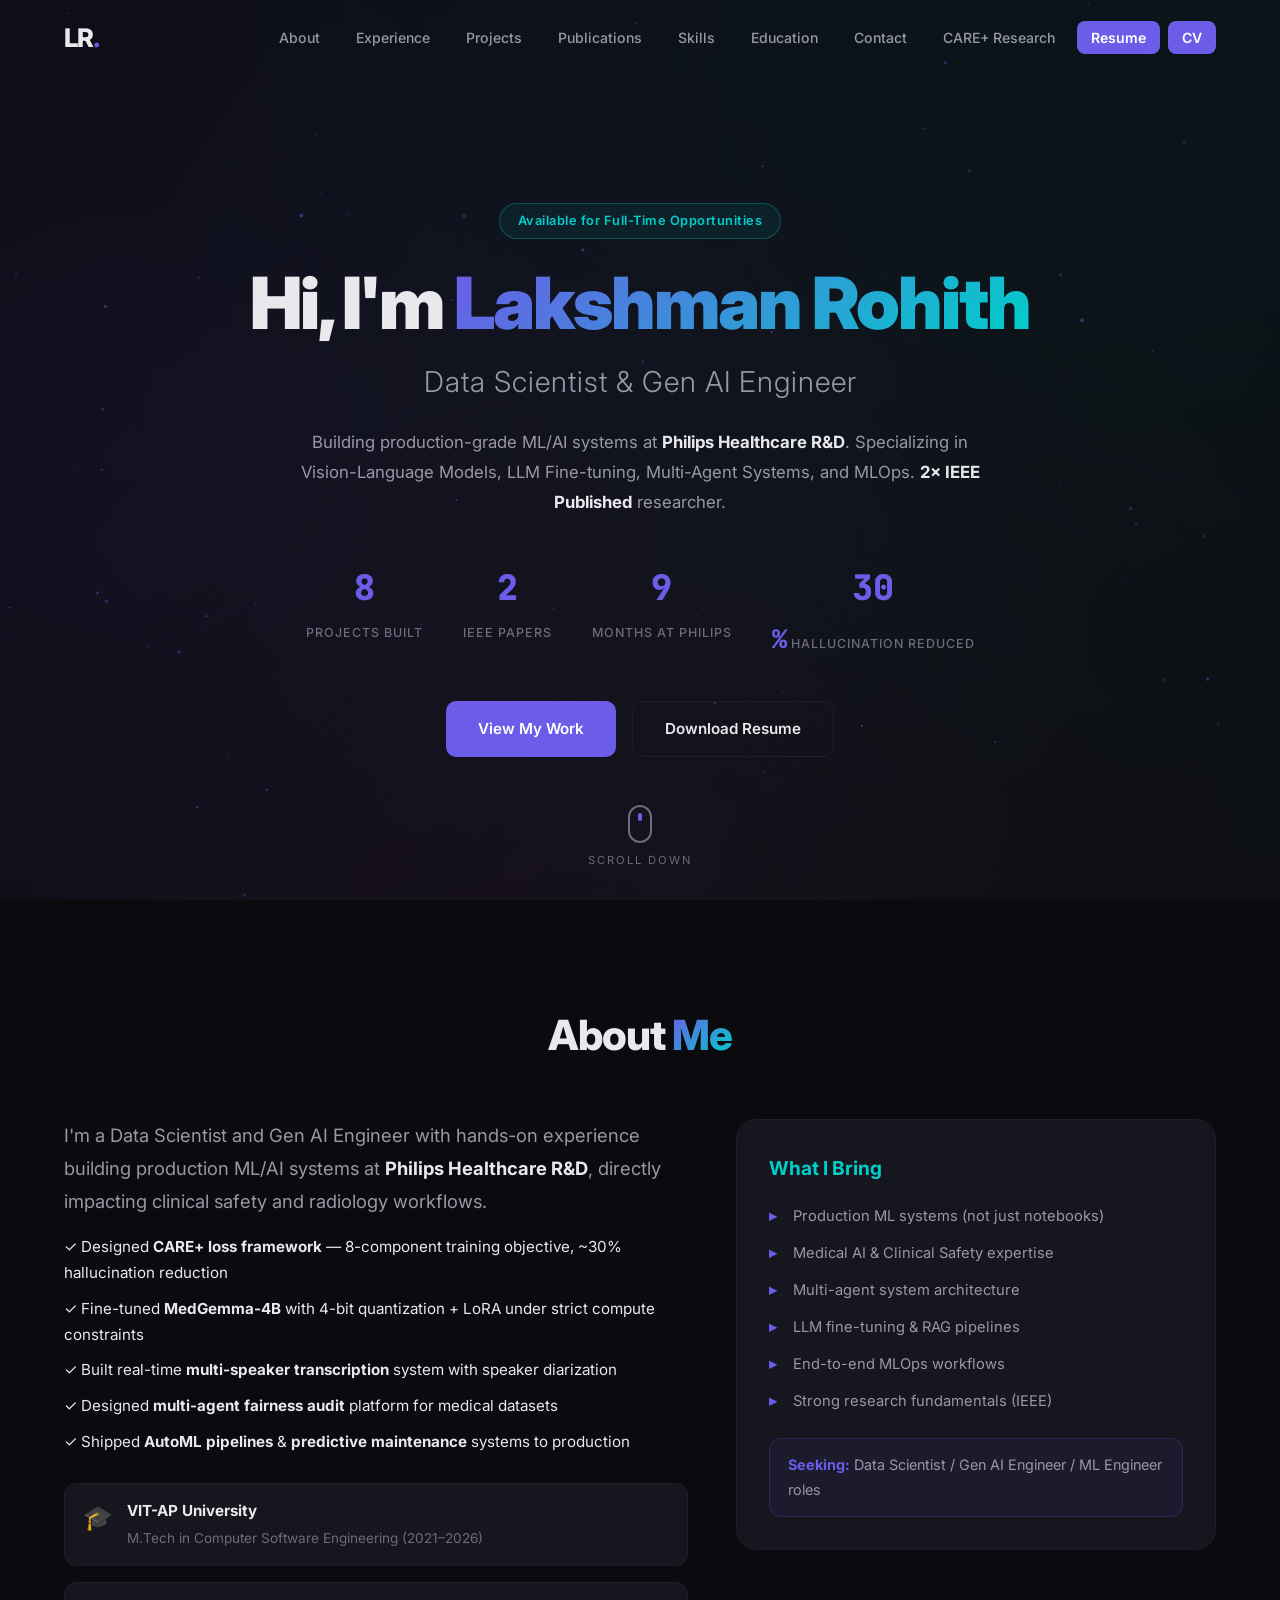
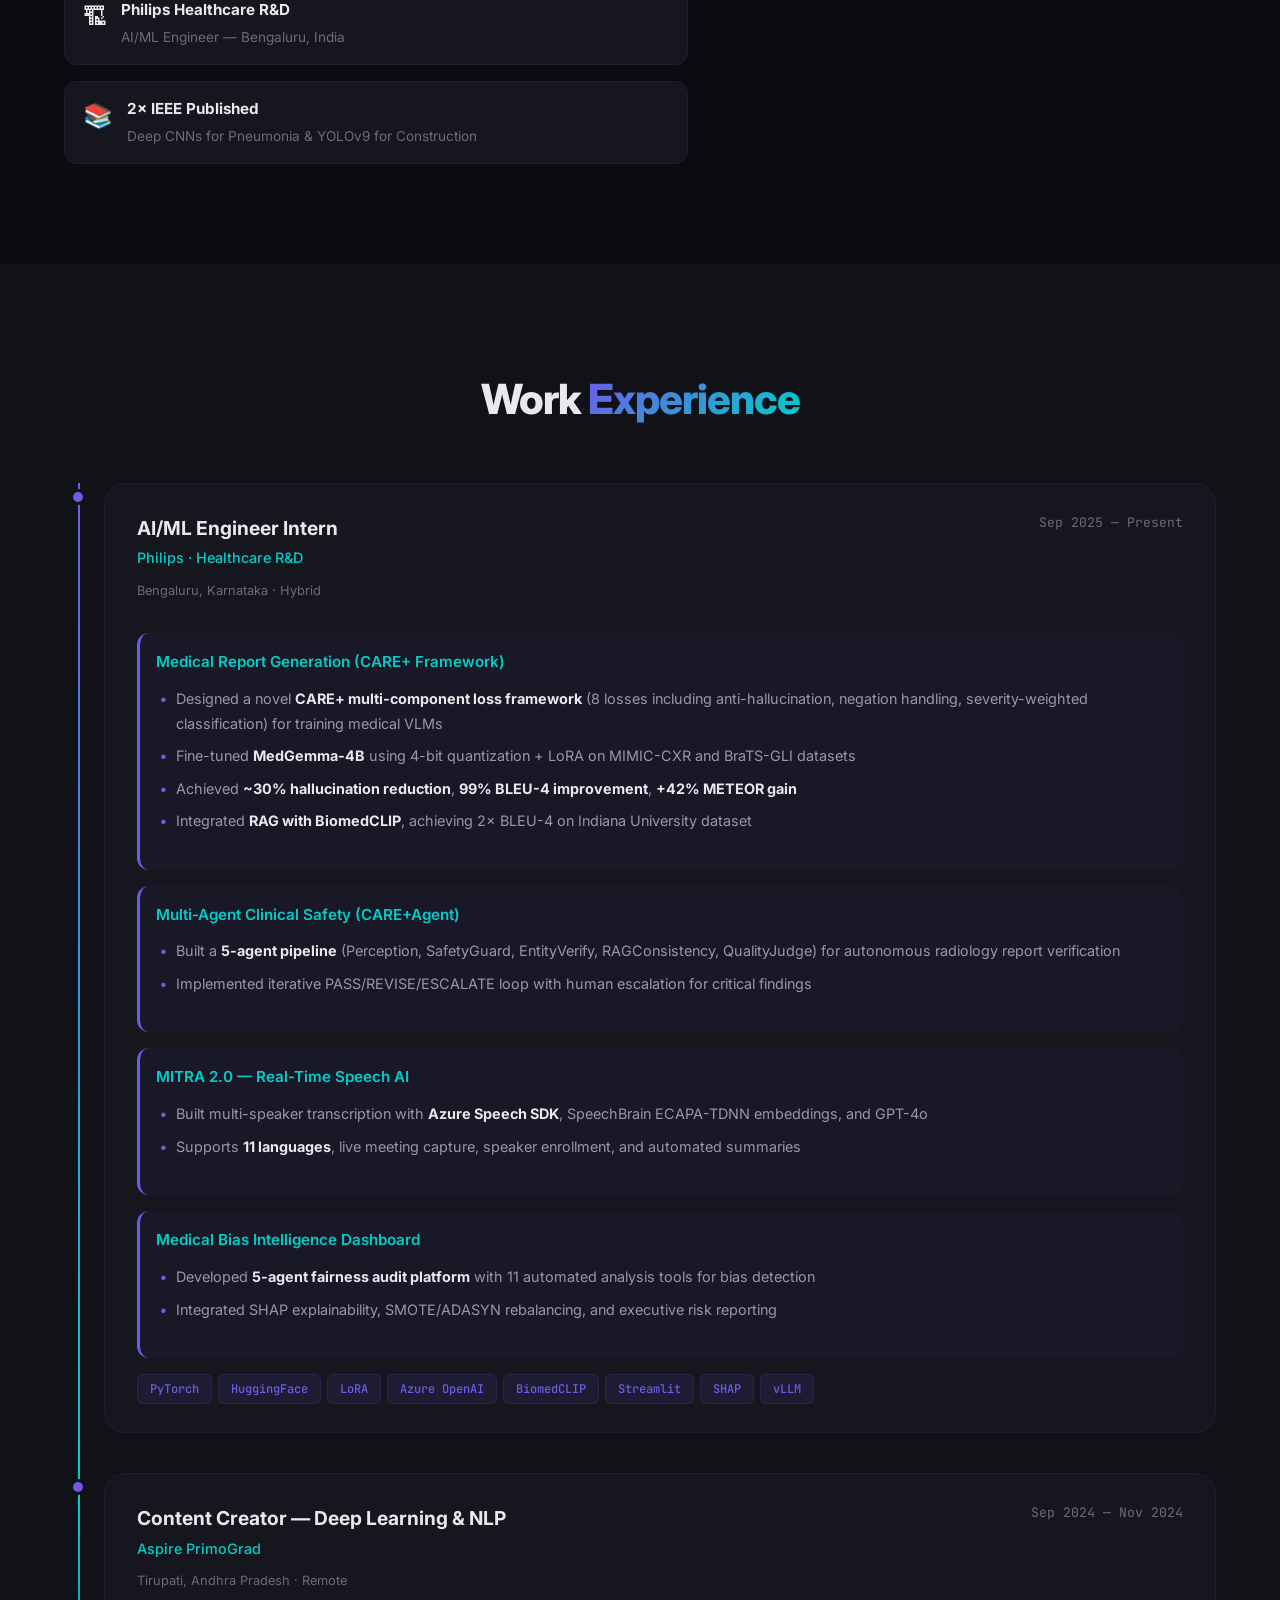
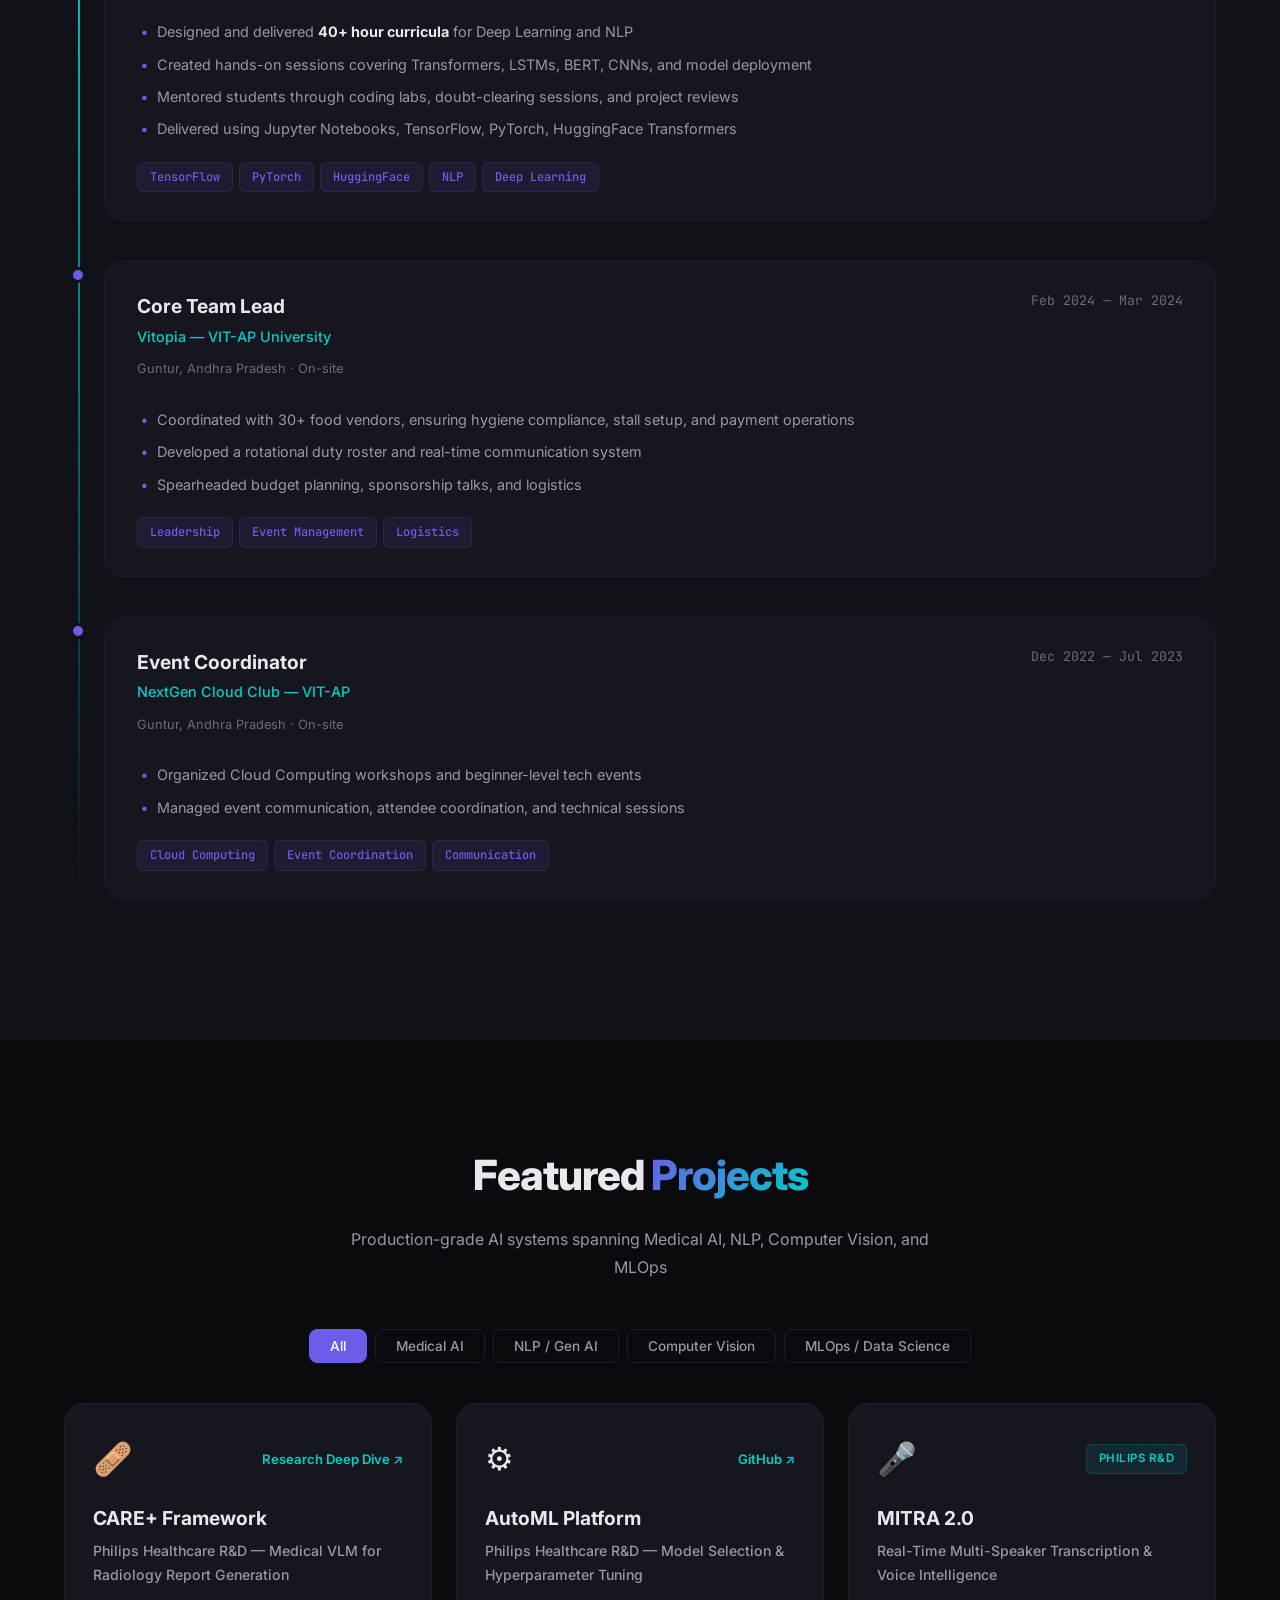
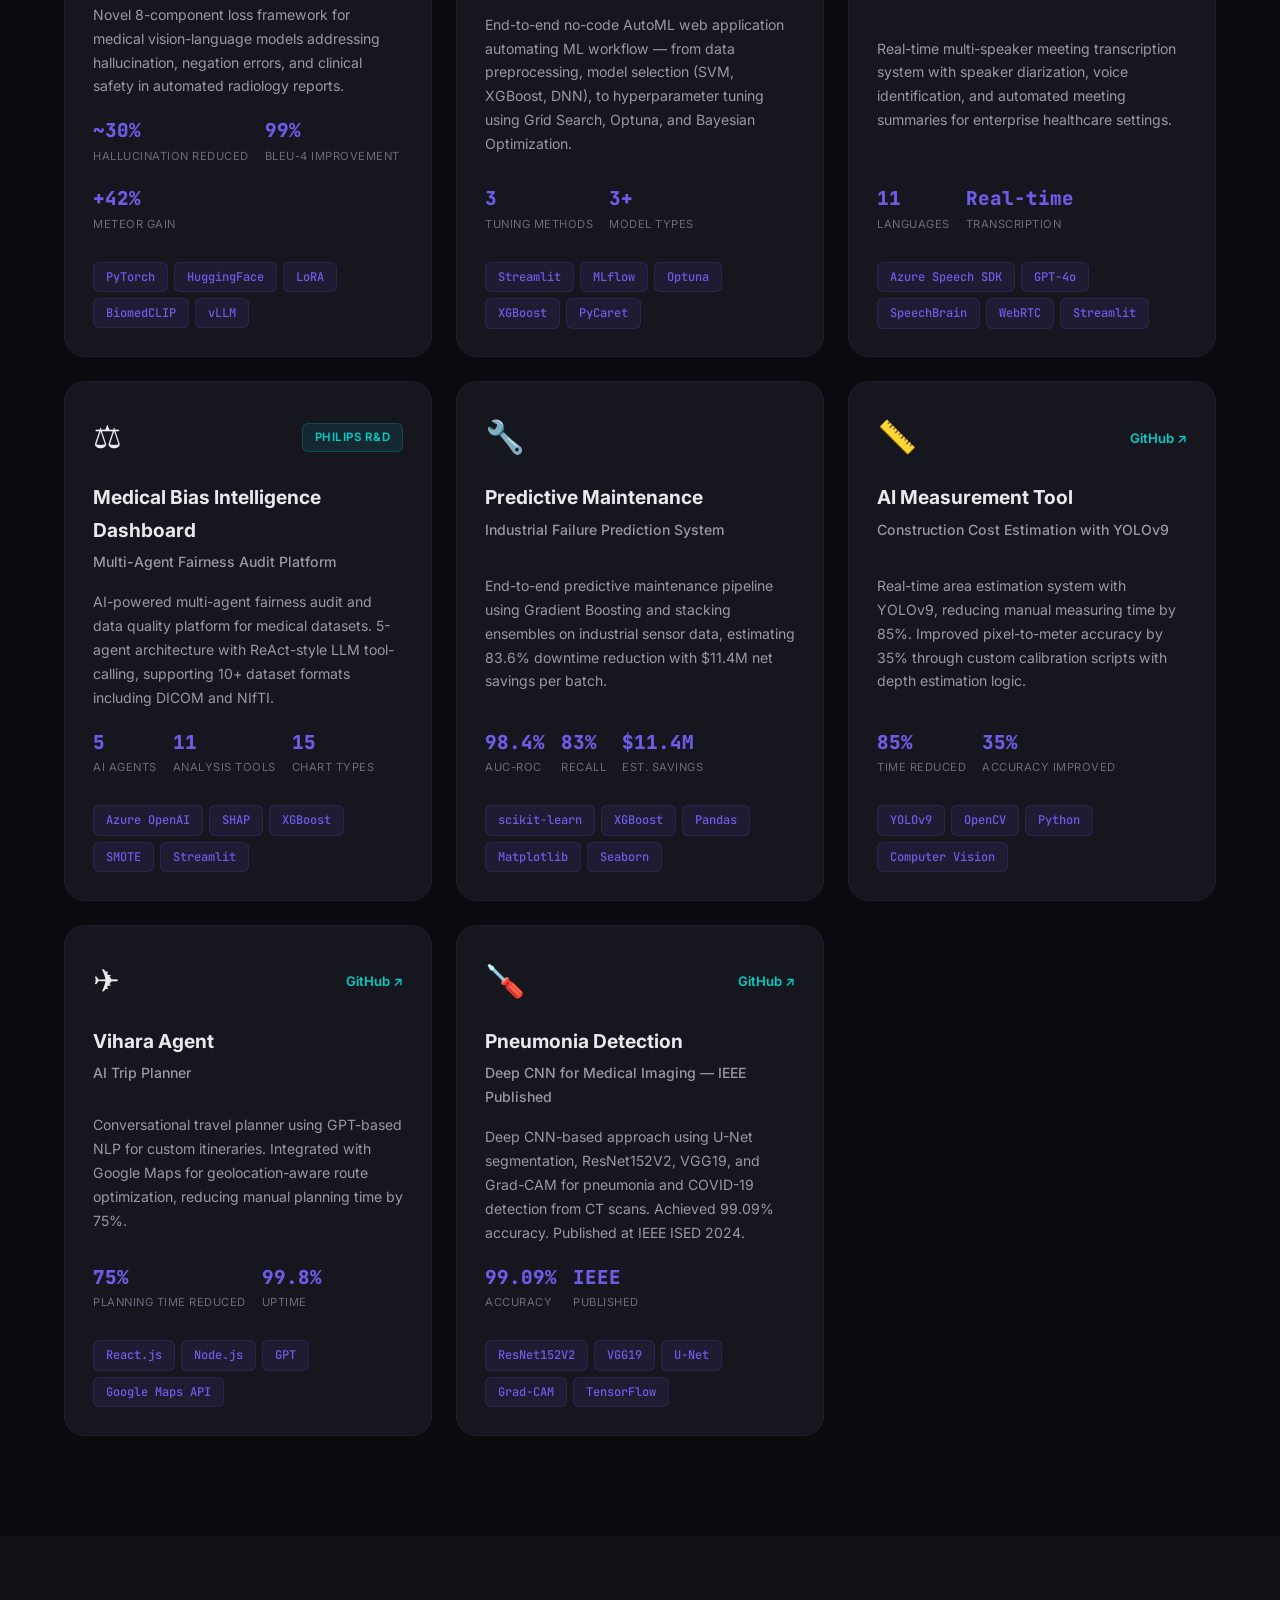
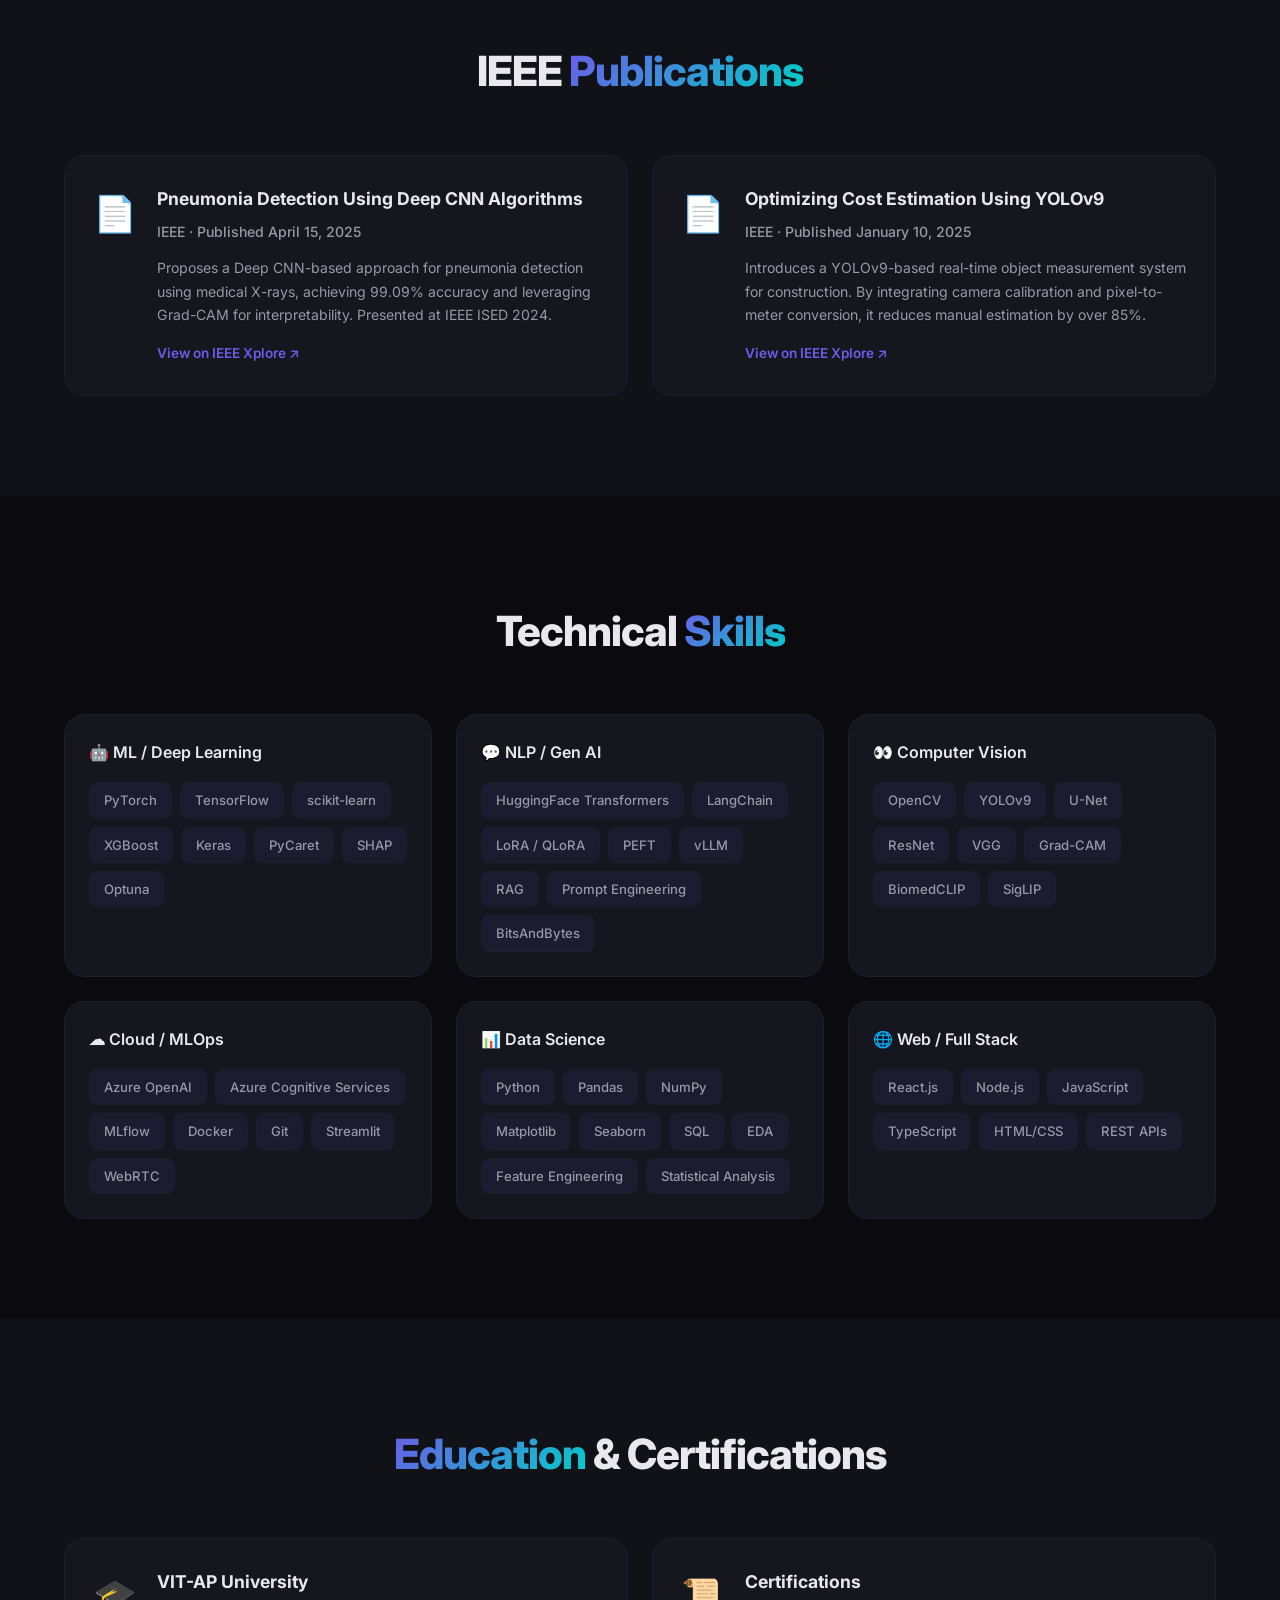
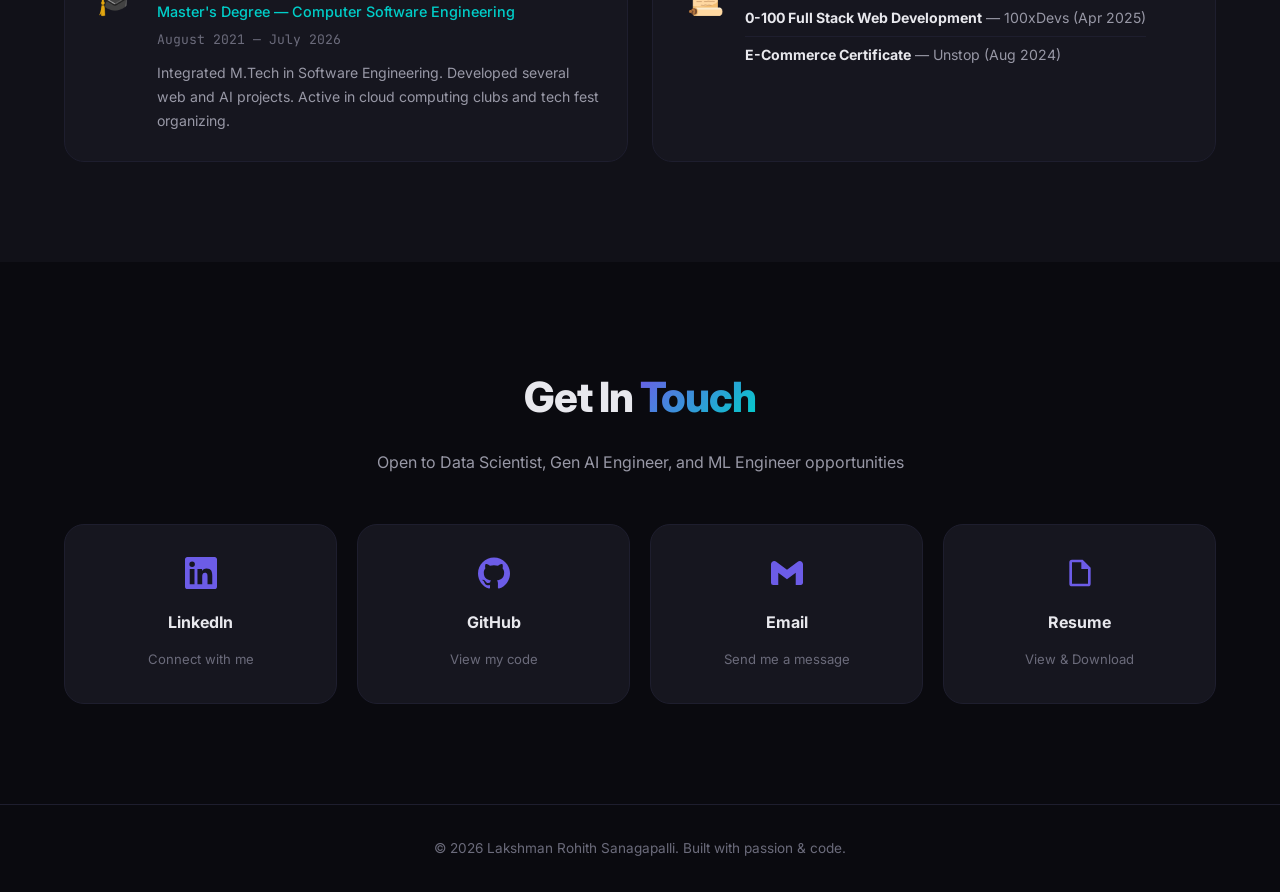
<file: index.html>
<!DOCTYPE html>
<html lang="en">
<head>
    <meta charset="UTF-8">
    <meta name="viewport" content="width=device-width, initial-scale=1.0">
    <title>Lakshman Rohith Sanagapalli — Data Scientist & Gen AI Engineer</title>
    <meta name="description" content="Portfolio of Lakshman Rohith Sanagapalli — Data Scientist, Gen AI Engineer, ML/DL, NLP, Computer Vision, 2x IEEE Published, Philips Healthcare R&D.">
    <link rel="stylesheet" href="styles.css">
    <link rel="preconnect" href="https://fonts.googleapis.com">
    <link href="https://fonts.googleapis.com/css2?family=Inter:wght@300;400;500;600;700;800;900&family=JetBrains+Mono:wght@400;500;600&display=swap" rel="stylesheet">
</head>
<body>
    <!-- Navigation -->
    <nav class="navbar" id="navbar">
        <div class="nav-container">
            <a href="#hero" class="nav-logo">LR<span class="accent">.</span></a>
            <button class="nav-toggle" id="navToggle" aria-label="Toggle navigation">
                <span></span><span></span><span></span>
            </button>
            <ul class="nav-links" id="navLinks">
                <li><a href="#about">About</a></li>
                <li><a href="#experience">Experience</a></li>
                <li><a href="#projects">Projects</a></li>
                <li><a href="#publications">Publications</a></li>
                <li><a href="#skills">Skills</a></li>
                <li><a href="#education">Education</a></li>
                <li><a href="#contact">Contact</a></li>
                <li><a href="visualizations.html">CARE+ Research</a></li>
                <li><a href="resume.html" class="nav-btn">Resume</a></li>
                <li><a href="cv.html" class="nav-btn" style="border-color:#00cec9;color:#00cec9;">CV</a></li>
            </ul>
        </div>
    </nav>

    <!-- Hero Section -->
    <section class="hero" id="hero">
        <canvas id="particleCanvas"></canvas>
        <div class="hero-content">
            <div class="hero-badge">Available for Full-Time Opportunities</div>
            <h1 class="hero-title">
                Hi, I'm <span class="gradient-text">Lakshman Rohith</span>
            </h1>
            <p class="hero-subtitle">Data Scientist &amp; Gen AI Engineer</p>
            <p class="hero-description">
                Building production-grade ML/AI systems at <strong>Philips Healthcare R&D</strong>. 
                Specializing in Vision-Language Models, LLM Fine-tuning, Multi-Agent Systems, and MLOps. 
                <strong>2&times; IEEE Published</strong> researcher.
            </p>
            <div class="hero-stats">
                <div class="stat">
                    <span class="stat-number" data-target="8">0</span>
                    <span class="stat-label">Projects Built</span>
                </div>
                <div class="stat">
                    <span class="stat-number" data-target="2">0</span>
                    <span class="stat-label">IEEE Papers</span>
                </div>
                <div class="stat">
                    <span class="stat-number" data-target="9">0</span>
                    <span class="stat-label">Months at Philips</span>
                </div>
                <div class="stat">
                    <span class="stat-number" data-target="30">0</span><span class="stat-suffix">%</span>
                    <span class="stat-label">Hallucination Reduced</span>
                </div>
            </div>
            <div class="hero-cta">
                <a href="#projects" class="btn btn-primary">View My Work</a>
                <a href="resume.html" class="btn btn-outline">Download Resume</a>
            </div>
        </div>
        <div class="scroll-indicator">
            <div class="mouse"></div>
            <span>Scroll Down</span>
        </div>
    </section>

    <!-- About Section -->
    <section class="section" id="about">
        <div class="container">
            <h2 class="section-title">About <span class="gradient-text">Me</span></h2>
            <div class="about-grid">
                <div class="about-text">
                    <p class="about-lead">
                        I'm a Data Scientist and Gen AI Engineer with hands-on experience building 
                        production ML/AI systems at <strong>Philips Healthcare R&D</strong>, directly 
                        impacting clinical safety and radiology workflows.
                    </p>
                    <ul style="list-style:none;padding:0;margin:16px 0;display:flex;flex-direction:column;gap:10px;">
                        <li style="color:var(--text);font-size:0.95rem;">&#10003; Designed <strong>CARE+ loss framework</strong> — 8-component training objective, ~30% hallucination reduction</li>
                        <li style="color:var(--text);font-size:0.95rem;">&#10003; Fine-tuned <strong>MedGemma-4B</strong> with 4-bit quantization + LoRA under strict compute constraints</li>
                        <li style="color:var(--text);font-size:0.95rem;">&#10003; Built real-time <strong>multi-speaker transcription</strong> system with speaker diarization</li>
                        <li style="color:var(--text);font-size:0.95rem;">&#10003; Designed <strong>multi-agent fairness audit</strong> platform for medical datasets</li>
                        <li style="color:var(--text);font-size:0.95rem;">&#10003; Shipped <strong>AutoML pipelines</strong> &amp; <strong>predictive maintenance</strong> systems to production</li>
                    </ul>
                    <div class="about-highlights">
                        <div class="highlight">
                            <div class="highlight-icon">&#127891;</div>
                            <div>
                                <strong>VIT-AP University</strong>
                                <span>M.Tech in Computer Software Engineering (2021–2026)</span>
                            </div>
                        </div>
                        <div class="highlight">
                            <div class="highlight-icon">&#127959;</div>
                            <div>
                                <strong>Philips Healthcare R&D</strong>
                                <span>AI/ML Engineer — Bengaluru, India</span>
                            </div>
                        </div>
                        <div class="highlight">
                            <div class="highlight-icon">&#128218;</div>
                            <div>
                                <strong>2&times; IEEE Published</strong>
                                <span>Deep CNNs for Pneumonia &amp; YOLOv9 for Construction</span>
                            </div>
                        </div>
                    </div>
                </div>
                <div class="about-card">
                    <div class="about-card-inner">
                        <h3>What I Bring</h3>
                        <ul class="about-list">
                            <li>Production ML systems (not just notebooks)</li>
                            <li>Medical AI &amp; Clinical Safety expertise</li>
                            <li>Multi-agent system architecture</li>
                            <li>LLM fine-tuning &amp; RAG pipelines</li>
                            <li>End-to-end MLOps workflows</li>
                            <li>Strong research fundamentals (IEEE)</li>
                        </ul>
                        <div class="about-seeking">
                            <strong>Seeking:</strong> Data Scientist / Gen AI Engineer / ML Engineer roles
                        </div>
                    </div>
                </div>
            </div>
        </div>
    </section>

    <!-- Experience Section -->
    <section class="section section-alt" id="experience">
        <div class="container">
            <h2 class="section-title">Work <span class="gradient-text">Experience</span></h2>
            <div class="timeline">

                <!-- Philips -->
                <div class="timeline-item" data-aos>
                    <div class="timeline-marker"></div>
                    <div class="timeline-content">
                        <div class="timeline-header">
                            <div>
                                <h3>AI/ML Engineer Intern</h3>
                                <span class="timeline-company">Philips &middot; Healthcare R&D</span>
                            </div>
                            <span class="timeline-date">Sep 2025 — Present</span>
                        </div>
                        <span class="timeline-location">Bengaluru, Karnataka &middot; Hybrid</span>
                        
                        <div class="exp-subsection">
                            <h4>Medical Report Generation (CARE+ Framework)</h4>
                            <ul>
                                <li>Designed a novel <strong>CARE+ multi-component loss framework</strong> (8 losses including anti-hallucination, negation handling, severity-weighted classification) for training medical VLMs</li>
                                <li>Fine-tuned <strong>MedGemma-4B</strong> using 4-bit quantization + LoRA on MIMIC-CXR and BraTS-GLI datasets</li>
                                <li>Achieved <strong>~30% hallucination reduction</strong>, <strong>99% BLEU-4 improvement</strong>, <strong>+42% METEOR gain</strong></li>
                                <li>Integrated <strong>RAG with BiomedCLIP</strong>, achieving 2&times; BLEU-4 on Indiana University dataset</li>
                            </ul>
                        </div>

                        <div class="exp-subsection">
                            <h4>Multi-Agent Clinical Safety (CARE+Agent)</h4>
                            <ul>
                                <li>Built a <strong>5-agent pipeline</strong> (Perception, SafetyGuard, EntityVerify, RAGConsistency, QualityJudge) for autonomous radiology report verification</li>
                                <li>Implemented iterative PASS/REVISE/ESCALATE loop with human escalation for critical findings</li>
                            </ul>
                        </div>

                        <div class="exp-subsection">
                            <h4>MITRA 2.0 — Real-Time Speech AI</h4>
                            <ul>
                                <li>Built multi-speaker transcription with <strong>Azure Speech SDK</strong>, SpeechBrain ECAPA-TDNN embeddings, and GPT-4o</li>
                                <li>Supports <strong>11 languages</strong>, live meeting capture, speaker enrollment, and automated summaries</li>
                            </ul>
                        </div>

                        <div class="exp-subsection">
                            <h4>Medical Bias Intelligence Dashboard</h4>
                            <ul>
                                <li>Developed <strong>5-agent fairness audit platform</strong> with 11 automated analysis tools for bias detection</li>
                                <li>Integrated SHAP explainability, SMOTE/ADASYN rebalancing, and executive risk reporting</li>
                            </ul>
                        </div>

                        <div class="tech-tags">
                            <span>PyTorch</span><span>HuggingFace</span><span>LoRA</span><span>Azure OpenAI</span>
                            <span>BiomedCLIP</span><span>Streamlit</span><span>SHAP</span><span>vLLM</span>
                        </div>
                    </div>
                </div>

                <!-- Aspire PrimoGrad -->
                <div class="timeline-item" data-aos>
                    <div class="timeline-marker"></div>
                    <div class="timeline-content">
                        <div class="timeline-header">
                            <div>
                                <h3>Content Creator — Deep Learning & NLP</h3>
                                <span class="timeline-company">Aspire PrimoGrad</span>
                            </div>
                            <span class="timeline-date">Sep 2024 — Nov 2024</span>
                        </div>
                        <span class="timeline-location">Tirupati, Andhra Pradesh &middot; Remote</span>
                        <ul>
                            <li>Designed and delivered <strong>40+ hour curricula</strong> for Deep Learning and NLP</li>
                            <li>Created hands-on sessions covering Transformers, LSTMs, BERT, CNNs, and model deployment</li>
                            <li>Mentored students through coding labs, doubt-clearing sessions, and project reviews</li>
                            <li>Delivered using Jupyter Notebooks, TensorFlow, PyTorch, HuggingFace Transformers</li>
                        </ul>
                        <div class="tech-tags">
                            <span>TensorFlow</span><span>PyTorch</span><span>HuggingFace</span>
                            <span>NLP</span><span>Deep Learning</span>
                        </div>
                    </div>
                </div>

                <!-- Core Team Lead -->
                <div class="timeline-item" data-aos>
                    <div class="timeline-marker"></div>
                    <div class="timeline-content">
                        <div class="timeline-header">
                            <div>
                                <h3>Core Team Lead</h3>
                                <span class="timeline-company">Vitopia — VIT-AP University</span>
                            </div>
                            <span class="timeline-date">Feb 2024 — Mar 2024</span>
                        </div>
                        <span class="timeline-location">Guntur, Andhra Pradesh &middot; On-site</span>
                        <ul>
                            <li>Coordinated with 30+ food vendors, ensuring hygiene compliance, stall setup, and payment operations</li>
                            <li>Developed a rotational duty roster and real-time communication system</li>
                            <li>Spearheaded budget planning, sponsorship talks, and logistics</li>
                        </ul>
                        <div class="tech-tags">
                            <span>Leadership</span><span>Event Management</span><span>Logistics</span>
                        </div>
                    </div>
                </div>

                <!-- Event Coordinator -->
                <div class="timeline-item" data-aos>
                    <div class="timeline-marker"></div>
                    <div class="timeline-content">
                        <div class="timeline-header">
                            <div>
                                <h3>Event Coordinator</h3>
                                <span class="timeline-company">NextGen Cloud Club — VIT-AP</span>
                            </div>
                            <span class="timeline-date">Dec 2022 — Jul 2023</span>
                        </div>
                        <span class="timeline-location">Guntur, Andhra Pradesh &middot; On-site</span>
                        <ul>
                            <li>Organized Cloud Computing workshops and beginner-level tech events</li>
                            <li>Managed event communication, attendee coordination, and technical sessions</li>
                        </ul>
                        <div class="tech-tags">
                            <span>Cloud Computing</span><span>Event Coordination</span><span>Communication</span>
                        </div>
                    </div>
                </div>

            </div>
        </div>
    </section>

    <!-- Projects Section -->
    <section class="section" id="projects">
        <div class="container">
            <h2 class="section-title">Featured <span class="gradient-text">Projects</span></h2>
            <p class="section-subtitle">Production-grade AI systems spanning Medical AI, NLP, Computer Vision, and MLOps</p>
            
            <div class="project-filters">
                <button class="filter-btn active" data-filter="all">All</button>
                <button class="filter-btn" data-filter="medical-ai">Medical AI</button>
                <button class="filter-btn" data-filter="nlp">NLP / Gen AI</button>
                <button class="filter-btn" data-filter="cv">Computer Vision</button>
                <button class="filter-btn" data-filter="mlops">MLOps / Data Science</button>
            </div>

            <div class="projects-grid">

                <!-- Project 1: CARE+ -->
                <div class="project-card" data-category="medical-ai">
                    <div class="project-card-header">
                        <span class="project-icon">&#129657;</span>
                        <a href="visualizations.html" class="project-link">Research Deep Dive &#8599;</a>
                    </div>
                    <h3>CARE+ Framework</h3>
                    <p class="project-tagline">Philips Healthcare R&amp;D — Medical VLM for Radiology Report Generation</p>
                    <p>Novel 8-component loss framework for medical vision-language models addressing hallucination, negation errors, and clinical safety in automated radiology reports.</p>
                    <div class="project-metrics">
                        <div class="metric"><span class="metric-value">~30%</span><span class="metric-label">Hallucination Reduced</span></div>
                        <div class="metric"><span class="metric-value">99%</span><span class="metric-label">BLEU-4 Improvement</span></div>
                        <div class="metric"><span class="metric-value">+42%</span><span class="metric-label">METEOR Gain</span></div>
                    </div>
                    <div class="tech-tags">
                        <span>PyTorch</span><span>HuggingFace</span><span>LoRA</span><span>BiomedCLIP</span><span>vLLM</span>
                    </div>
                </div>

                <!-- Project 2: AutoML -->
                <div class="project-card" data-category="mlops">
                    <div class="project-card-header">
                        <span class="project-icon">&#9881;</span>
                        <a href="https://github.com/LakshmanRohith/AutoML-Platform-for-Model-Selection-and-Hyperparameter-Tuning" target="_blank" rel="noopener noreferrer" class="project-link">GitHub &#8599;</a>
                    </div>
                    <h3>AutoML Platform</h3>
                    <p class="project-tagline">Philips Healthcare R&amp;D — Model Selection &amp; Hyperparameter Tuning</p>
                    <p>End-to-end no-code AutoML web application automating ML workflow — from data preprocessing, model selection (SVM, XGBoost, DNN), to hyperparameter tuning using Grid Search, Optuna, and Bayesian Optimization.</p>
                    <div class="project-metrics">
                        <div class="metric"><span class="metric-value">3</span><span class="metric-label">Tuning Methods</span></div>
                        <div class="metric"><span class="metric-value">3+</span><span class="metric-label">Model Types</span></div>
                    </div>
                    <div class="tech-tags">
                        <span>Streamlit</span><span>MLflow</span><span>Optuna</span><span>XGBoost</span><span>PyCaret</span>
                    </div>
                </div>

                <!-- Project 3: MITRA 2.0 -->
                <div class="project-card" data-category="nlp">
                    <div class="project-card-header">
                        <span class="project-icon">&#127908;</span>
                        <span class="project-badge">Philips R&D</span>
                    </div>
                    <h3>MITRA 2.0</h3>
                    <p class="project-tagline">Real-Time Multi-Speaker Transcription & Voice Intelligence</p>
                    <p>Real-time multi-speaker meeting transcription system with speaker diarization, voice identification, and automated meeting summaries for enterprise healthcare settings.</p>
                    <div class="project-metrics">
                        <div class="metric"><span class="metric-value">11</span><span class="metric-label">Languages</span></div>
                        <div class="metric"><span class="metric-value">Real-time</span><span class="metric-label">Transcription</span></div>
                    </div>
                    <div class="tech-tags">
                        <span>Azure Speech SDK</span><span>GPT-4o</span><span>SpeechBrain</span><span>WebRTC</span><span>Streamlit</span>
                    </div>
                </div>

                <!-- Project 4: Bias Dashboard -->
                <div class="project-card" data-category="medical-ai">
                    <div class="project-card-header">
                        <span class="project-icon">&#9878;</span>
                        <span class="project-badge">Philips R&D</span>
                    </div>
                    <h3>Medical Bias Intelligence Dashboard</h3>
                    <p class="project-tagline">Multi-Agent Fairness Audit Platform</p>
                    <p>AI-powered multi-agent fairness audit and data quality platform for medical datasets. 5-agent architecture with ReAct-style LLM tool-calling, supporting 10+ dataset formats including DICOM and NIfTI.</p>
                    <div class="project-metrics">
                        <div class="metric"><span class="metric-value">5</span><span class="metric-label">AI Agents</span></div>
                        <div class="metric"><span class="metric-value">11</span><span class="metric-label">Analysis Tools</span></div>
                        <div class="metric"><span class="metric-value">15</span><span class="metric-label">Chart Types</span></div>
                    </div>
                    <div class="tech-tags">
                        <span>Azure OpenAI</span><span>SHAP</span><span>XGBoost</span><span>SMOTE</span><span>Streamlit</span>
                    </div>
                </div>

                <!-- Project 5: Predictive Maintenance -->
                <div class="project-card" data-category="mlops">
                    <div class="project-card-header">
                        <span class="project-icon">&#128295;</span>
                    </div>
                    <h3>Predictive Maintenance</h3>
                    <p class="project-tagline">Industrial Failure Prediction System</p>
                    <p>End-to-end predictive maintenance pipeline using Gradient Boosting and stacking ensembles on industrial sensor data, estimating 83.6% downtime reduction with $11.4M net savings per batch.</p>
                    <div class="project-metrics">
                        <div class="metric"><span class="metric-value">98.4%</span><span class="metric-label">AUC-ROC</span></div>
                        <div class="metric"><span class="metric-value">83%</span><span class="metric-label">Recall</span></div>
                        <div class="metric"><span class="metric-value">$11.4M</span><span class="metric-label">Est. Savings</span></div>
                    </div>
                    <div class="tech-tags">
                        <span>scikit-learn</span><span>XGBoost</span><span>Pandas</span><span>Matplotlib</span><span>Seaborn</span>
                    </div>
                </div>

                <!-- Project 6: YOLOv9 Construction -->
                <div class="project-card" data-category="cv">
                    <div class="project-card-header">
                        <span class="project-icon">&#128207;</span>
                        <a href="https://github.com/LakshmanRohith/Optimizing-Cost-Estimation-Using-YOLOv9" target="_blank" rel="noopener noreferrer" class="project-link">GitHub &#8599;</a>
                    </div>
                    <h3>AI Measurement Tool</h3>
                    <p class="project-tagline">Construction Cost Estimation with YOLOv9</p>
                    <p>Real-time area estimation system with YOLOv9, reducing manual measuring time by 85%. Improved pixel-to-meter accuracy by 35% through custom calibration scripts with depth estimation logic.</p>
                    <div class="project-metrics">
                        <div class="metric"><span class="metric-value">85%</span><span class="metric-label">Time Reduced</span></div>
                        <div class="metric"><span class="metric-value">35%</span><span class="metric-label">Accuracy Improved</span></div>
                    </div>
                    <div class="tech-tags">
                        <span>YOLOv9</span><span>OpenCV</span><span>Python</span><span>Computer Vision</span>
                    </div>
                </div>

                <!-- Project 7: Vihara Agent -->
                <div class="project-card" data-category="nlp">
                    <div class="project-card-header">
                        <span class="project-icon">&#9992;</span>
                        <a href="https://github.com/LakshmanRohith/AI-TRIP-PLANNER" target="_blank" rel="noopener noreferrer" class="project-link">GitHub &#8599;</a>
                    </div>
                    <h3>Vihara Agent</h3>
                    <p class="project-tagline">AI Trip Planner</p>
                    <p>Conversational travel planner using GPT-based NLP for custom itineraries. Integrated with Google Maps for geolocation-aware route optimization, reducing manual planning time by 75%.</p>
                    <div class="project-metrics">
                        <div class="metric"><span class="metric-value">75%</span><span class="metric-label">Planning Time Reduced</span></div>
                        <div class="metric"><span class="metric-value">99.8%</span><span class="metric-label">Uptime</span></div>
                    </div>
                    <div class="tech-tags">
                        <span>React.js</span><span>Node.js</span><span>GPT</span><span>Google Maps API</span>
                    </div>
                </div>

                <!-- Project 8: Pneumonia -->
                <div class="project-card" data-category="cv medical-ai">
                    <div class="project-card-header">
                        <span class="project-icon">&#129691;</span>
                        <a href="https://github.com/LakshmanRohith/PNEUMONIA" target="_blank" rel="noopener noreferrer" class="project-link">GitHub &#8599;</a>
                    </div>
                    <h3>Pneumonia Detection</h3>
                    <p class="project-tagline">Deep CNN for Medical Imaging — IEEE Published</p>
                    <p>Deep CNN-based approach using U-Net segmentation, ResNet152V2, VGG19, and Grad-CAM for pneumonia and COVID-19 detection from CT scans. Achieved 99.09% accuracy. Published at IEEE ISED 2024.</p>
                    <div class="project-metrics">
                        <div class="metric"><span class="metric-value">99.09%</span><span class="metric-label">Accuracy</span></div>
                        <div class="metric"><span class="metric-value">IEEE</span><span class="metric-label">Published</span></div>
                    </div>
                    <div class="tech-tags">
                        <span>ResNet152V2</span><span>VGG19</span><span>U-Net</span><span>Grad-CAM</span><span>TensorFlow</span>
                    </div>
                </div>

            </div>
        </div>
    </section>

    <!-- Publications Section -->
    <section class="section section-alt" id="publications">
        <div class="container">
            <h2 class="section-title">IEEE <span class="gradient-text">Publications</span></h2>
            <div class="publications-grid">
                <div class="pub-card" data-aos>
                    <div class="pub-icon">&#128196;</div>
                    <div class="pub-info">
                        <h3>Pneumonia Detection Using Deep CNN Algorithms</h3>
                        <p class="pub-venue">IEEE &middot; Published April 15, 2025</p>
                        <p>Proposes a Deep CNN-based approach for pneumonia detection using medical X-rays, achieving 99.09% accuracy and leveraging Grad-CAM for interpretability. Presented at IEEE ISED 2024.</p>
                        <a href="https://ieeexplore.ieee.org/document/10956182" target="_blank" rel="noopener noreferrer" class="pub-link">View on IEEE Xplore &#8599;</a>
                    </div>
                </div>
                <div class="pub-card" data-aos>
                    <div class="pub-icon">&#128196;</div>
                    <div class="pub-info">
                        <h3>Optimizing Cost Estimation Using YOLOv9</h3>
                        <p class="pub-venue">IEEE &middot; Published January 10, 2025</p>
                        <p>Introduces a YOLOv9-based real-time object measurement system for construction. By integrating camera calibration and pixel-to-meter conversion, it reduces manual estimation by over 85%.</p>
                        <a href="https://ieeexplore.ieee.org/document/10823244" target="_blank" rel="noopener noreferrer" class="pub-link">View on IEEE Xplore &#8599;</a>
                    </div>
                </div>
            </div>
        </div>
    </section>

    <!-- Skills Section -->
    <section class="section" id="skills">
        <div class="container">
            <h2 class="section-title">Technical <span class="gradient-text">Skills</span></h2>
            <div class="skills-grid">
                <div class="skill-category">
                    <h3>&#129302; ML / Deep Learning</h3>
                    <div class="skill-tags">
                        <span>PyTorch</span><span>TensorFlow</span><span>scikit-learn</span>
                        <span>XGBoost</span><span>Keras</span><span>PyCaret</span>
                        <span>SHAP</span><span>Optuna</span>
                    </div>
                </div>
                <div class="skill-category">
                    <h3>&#128172; NLP / Gen AI</h3>
                    <div class="skill-tags">
                        <span>HuggingFace Transformers</span><span>LangChain</span>
                        <span>LoRA / QLoRA</span><span>PEFT</span><span>vLLM</span>
                        <span>RAG</span><span>Prompt Engineering</span><span>BitsAndBytes</span>
                    </div>
                </div>
                <div class="skill-category">
                    <h3>&#128064; Computer Vision</h3>
                    <div class="skill-tags">
                        <span>OpenCV</span><span>YOLOv9</span><span>U-Net</span>
                        <span>ResNet</span><span>VGG</span><span>Grad-CAM</span>
                        <span>BiomedCLIP</span><span>SigLIP</span>
                    </div>
                </div>
                <div class="skill-category">
                    <h3>&#9729; Cloud / MLOps</h3>
                    <div class="skill-tags">
                        <span>Azure OpenAI</span><span>Azure Cognitive Services</span>
                        <span>MLflow</span><span>Docker</span><span>Git</span>
                        <span>Streamlit</span><span>WebRTC</span>
                    </div>
                </div>
                <div class="skill-category">
                    <h3>&#128202; Data Science</h3>
                    <div class="skill-tags">
                        <span>Python</span><span>Pandas</span><span>NumPy</span>
                        <span>Matplotlib</span><span>Seaborn</span><span>SQL</span>
                        <span>EDA</span><span>Feature Engineering</span><span>Statistical Analysis</span>
                    </div>
                </div>
                <div class="skill-category">
                    <h3>&#127760; Web / Full Stack</h3>
                    <div class="skill-tags">
                        <span>React.js</span><span>Node.js</span><span>JavaScript</span>
                        <span>TypeScript</span><span>HTML/CSS</span><span>REST APIs</span>
                    </div>
                </div>
            </div>
        </div>
    </section>

    <!-- Education Section -->
    <section class="section section-alt" id="education">
        <div class="container">
            <h2 class="section-title"><span class="gradient-text">Education</span> & Certifications</h2>
            <div class="edu-grid">
                <div class="edu-card" data-aos>
                    <div class="edu-icon">&#127891;</div>
                    <div class="edu-info">
                        <h3>VIT-AP University</h3>
                        <p class="edu-degree">Master's Degree — Computer Software Engineering</p>
                        <p class="edu-date">August 2021 — July 2026</p>
                        <p>Integrated M.Tech in Software Engineering. Developed several web and AI projects. Active in cloud computing clubs and tech fest organizing.</p>
                    </div>
                </div>
                <div class="edu-card" data-aos>
                    <div class="edu-icon">&#128220;</div>
                    <div class="edu-info">
                        <h3>Certifications</h3>
                        <ul class="cert-list">
                            <li><strong>0-100 Full Stack Web Development</strong> — 100xDevs (Apr 2025)</li>
                            <li><strong>E-Commerce Certificate</strong> — Unstop (Aug 2024)</li>
                        </ul>
                    </div>
                </div>
            </div>
        </div>
    </section>

    <!-- Contact Section -->
    <section class="section" id="contact">
        <div class="container">
            <h2 class="section-title">Get In <span class="gradient-text">Touch</span></h2>
            <p class="section-subtitle">Open to Data Scientist, Gen AI Engineer, and ML Engineer opportunities</p>
            <div class="contact-grid">
                <a href="https://www.linkedin.com/in/lakshman-rohith-sanagapalli" target="_blank" rel="noopener noreferrer" class="contact-card">
                    <div class="contact-icon">
                        <svg viewBox="0 0 24 24" width="32" height="32" fill="currentColor"><path d="M20.447 20.452h-3.554v-5.569c0-1.328-.027-3.037-1.852-3.037-1.853 0-2.136 1.445-2.136 2.939v5.667H9.351V9h3.414v1.561h.046c.477-.9 1.637-1.85 3.37-1.85 3.601 0 4.267 2.37 4.267 5.455v6.286zM5.337 7.433a2.062 2.062 0 01-2.063-2.065 2.064 2.064 0 112.063 2.065zm1.782 13.019H3.555V9h3.564v11.452zM22.225 0H1.771C.792 0 0 .774 0 1.729v20.542C0 23.227.792 24 1.771 24h20.451C23.2 24 24 23.227 24 22.271V1.729C24 .774 23.2 0 22.222 0h.003z"/></svg>
                    </div>
                    <h3>LinkedIn</h3>
                    <p>Connect with me</p>
                </a>
                <a href="https://github.com/LakshmanRohith" target="_blank" rel="noopener noreferrer" class="contact-card">
                    <div class="contact-icon">
                        <svg viewBox="0 0 24 24" width="32" height="32" fill="currentColor"><path d="M12 .297c-6.63 0-12 5.373-12 12 0 5.303 3.438 9.8 8.205 11.385.6.113.82-.258.82-.577 0-.285-.01-1.04-.015-2.04-3.338.724-4.042-1.61-4.042-1.61C4.422 18.07 3.633 17.7 3.633 17.7c-1.087-.744.084-.729.084-.729 1.205.084 1.838 1.236 1.838 1.236 1.07 1.835 2.809 1.305 3.495.998.108-.776.417-1.305.76-1.605-2.665-.3-5.466-1.332-5.466-5.93 0-1.31.465-2.38 1.235-3.22-.135-.303-.54-1.523.105-3.176 0 0 1.005-.322 3.3 1.23.96-.267 1.98-.399 3-.405 1.02.006 2.04.138 3 .405 2.28-1.552 3.285-1.23 3.285-1.23.645 1.653.24 2.873.12 3.176.765.84 1.23 1.91 1.23 3.22 0 4.61-2.805 5.625-5.475 5.92.42.36.81 1.096.81 2.22 0 1.606-.015 2.896-.015 3.286 0 .315.21.69.825.57C20.565 22.092 24 17.592 24 12.297c0-6.627-5.373-12-12-12"/></svg>
                    </div>
                    <h3>GitHub</h3>
                    <p>View my code</p>
                </a>
                <a href="mailto:lakshmanrohith.sanagapalli@gmail.com" class="contact-card">
                    <div class="contact-icon">
                        <svg viewBox="0 0 24 24" width="32" height="32" fill="currentColor"><path d="M24 5.457v13.909c0 .904-.732 1.636-1.636 1.636h-3.819V11.73L12 16.64l-6.545-4.91v9.273H1.636A1.636 1.636 0 010 19.366V5.457c0-2.023 2.309-3.178 3.927-1.964L5.455 4.64 12 9.548l6.545-4.91 1.528-1.145C21.69 2.28 24 3.434 24 5.457z"/></svg>
                    </div>
                    <h3>Email</h3>
                    <p>Send me a message</p>
                </a>
                <a href="resume.html" class="contact-card">
                    <div class="contact-icon">
                        <svg viewBox="0 0 24 24" width="32" height="32" fill="currentColor"><path d="M14 2H6a2 2 0 0 0-2 2v16a2 2 0 0 0 2 2h12a2 2 0 0 0 2-2V8l-6-6zM6 20V4h7v5h5v11H6z"/></svg>
                    </div>
                    <h3>Resume</h3>
                    <p>View &amp; Download</p>
                </a>
            </div>
        </div>
    </section>

    <!-- Footer -->
    <footer class="footer">
        <div class="container">
            <p>&copy; 2026 Lakshman Rohith Sanagapalli. Built with passion &amp; code.</p>
        </div>
    </footer>

    <script src="script.js"></script>
</body>
</html>
</file>
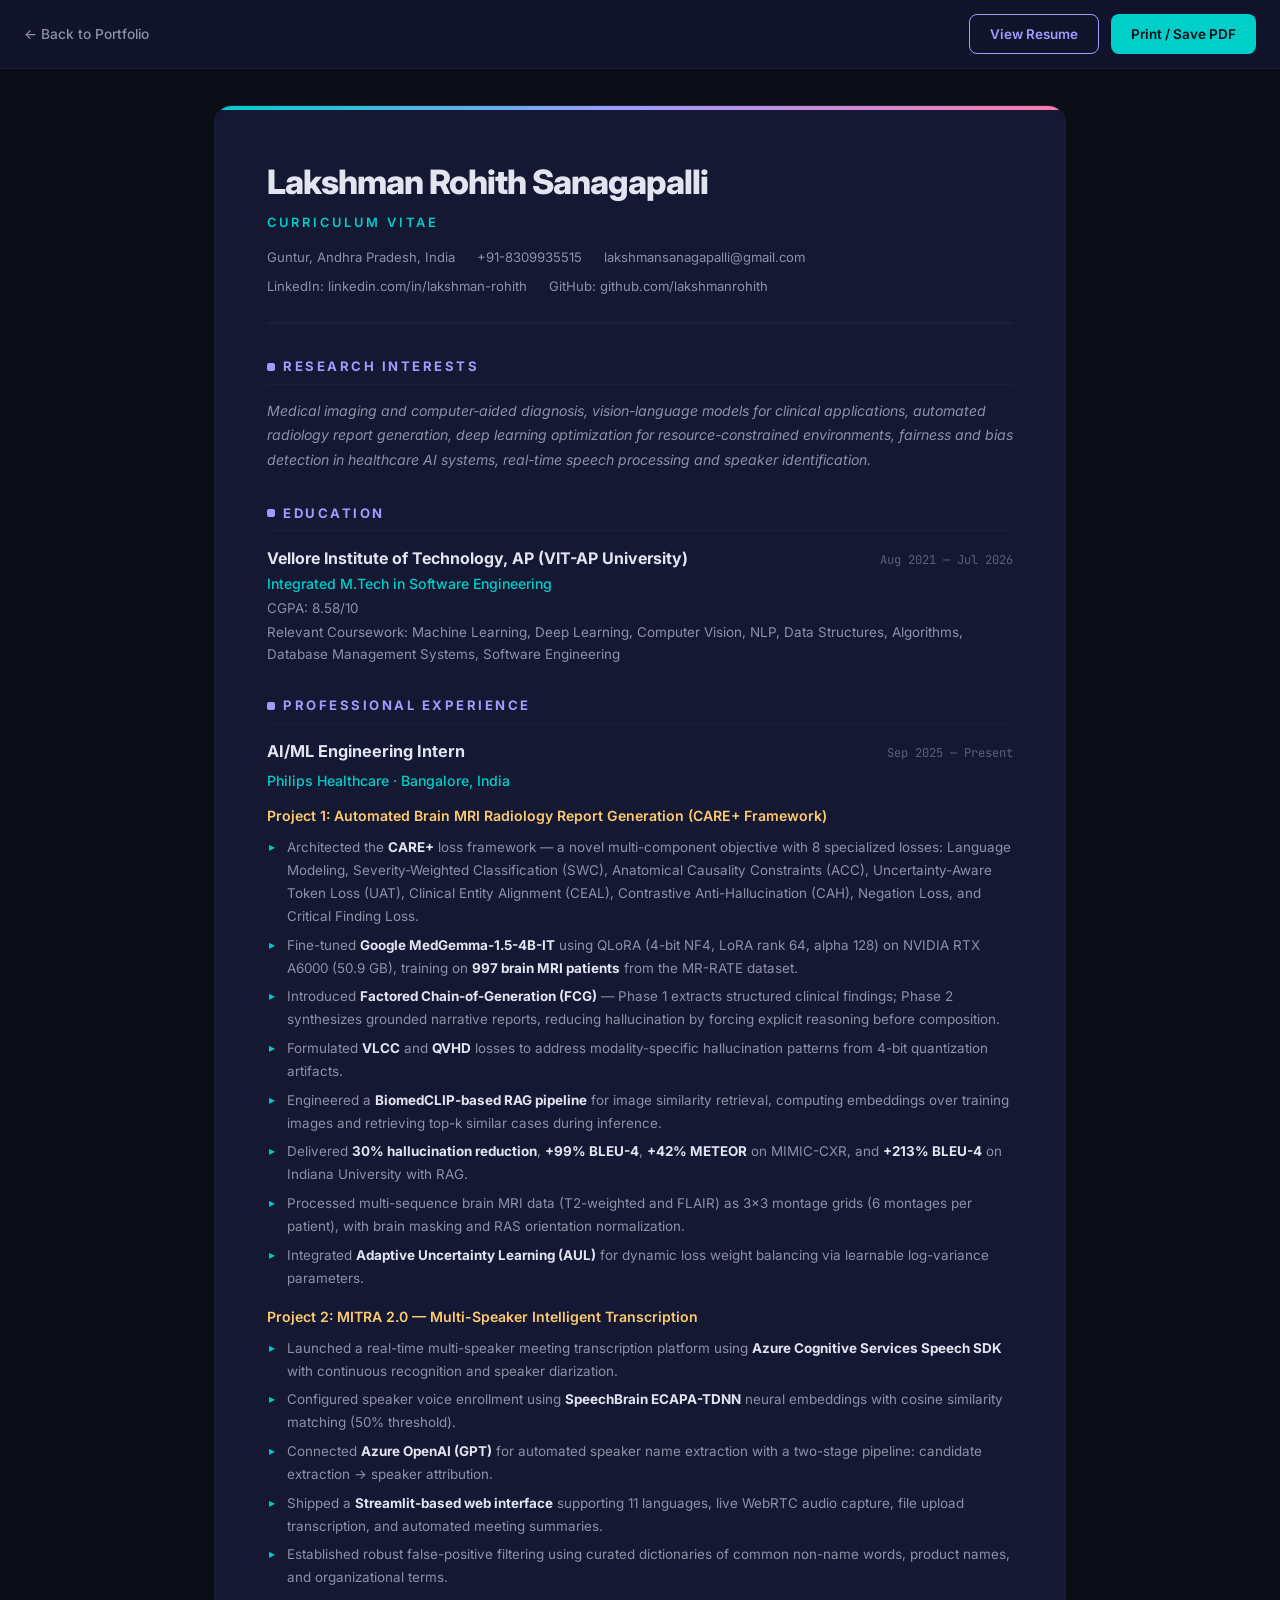
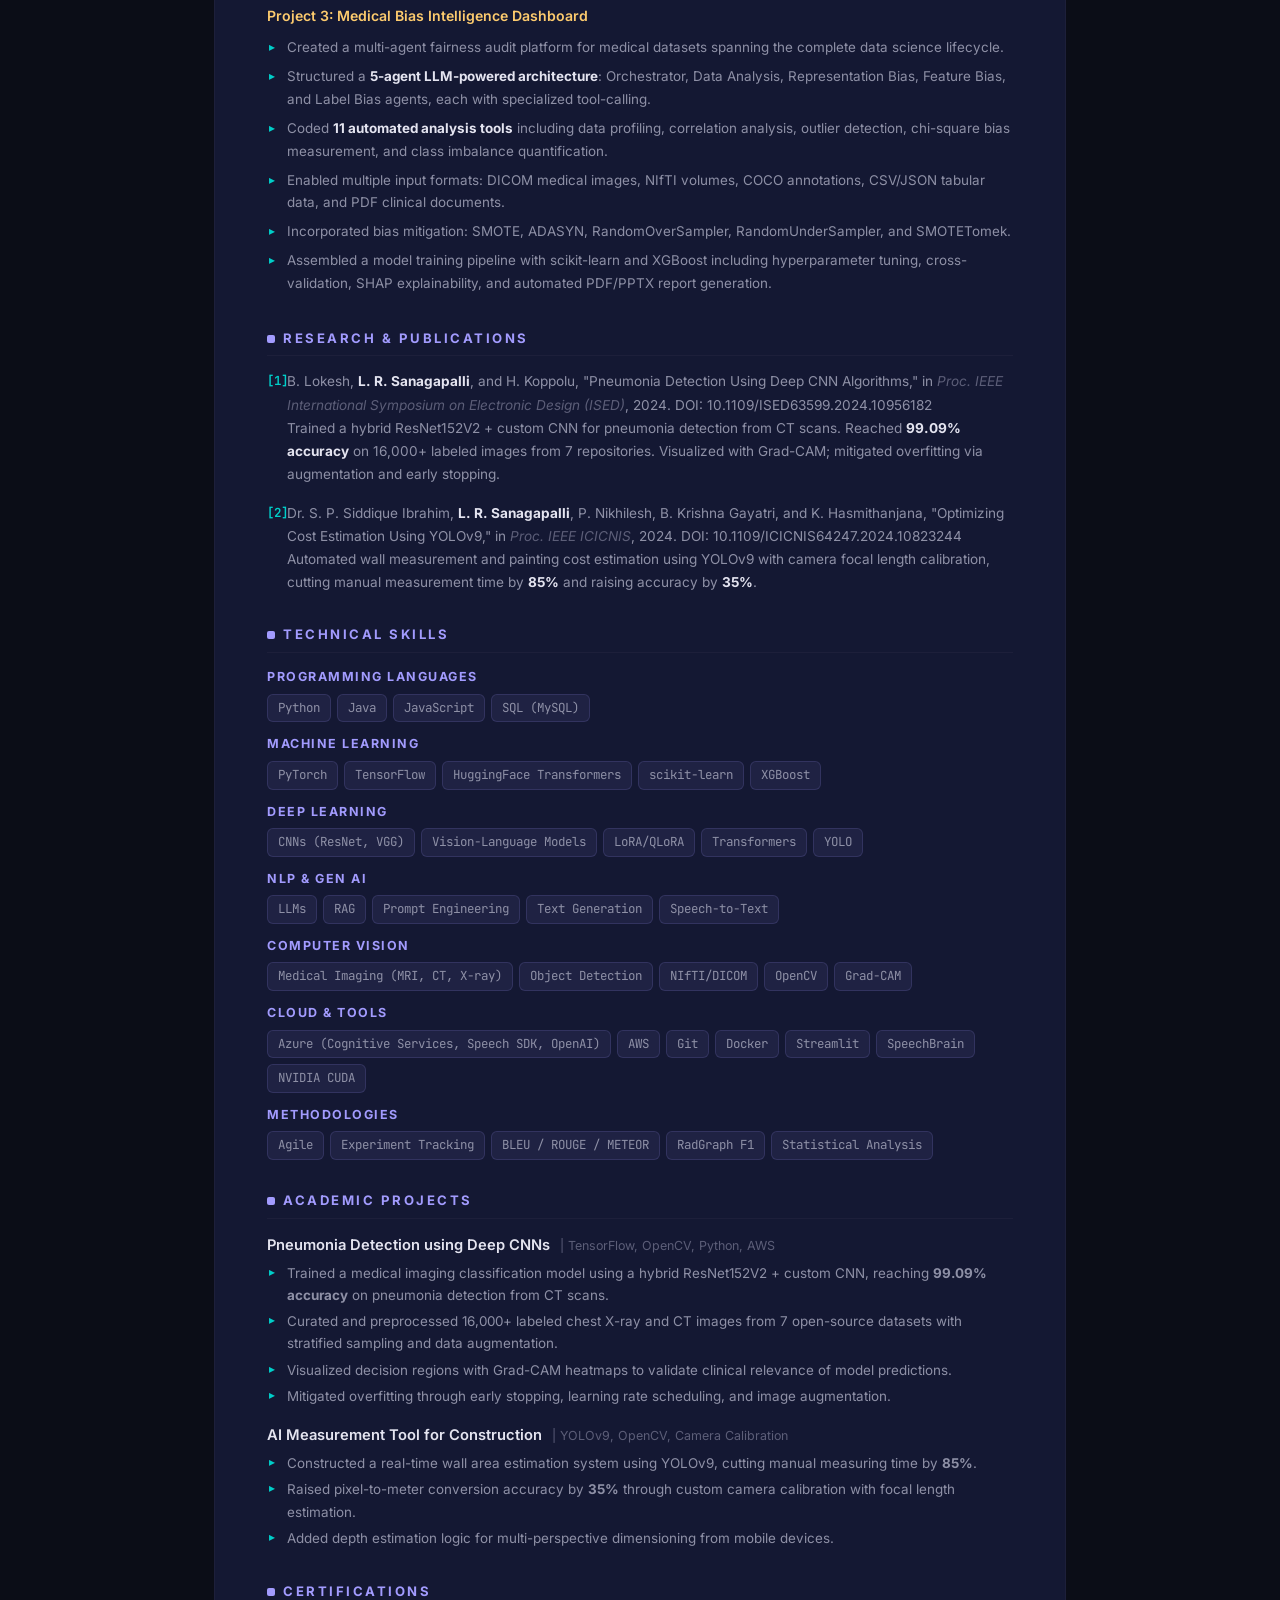
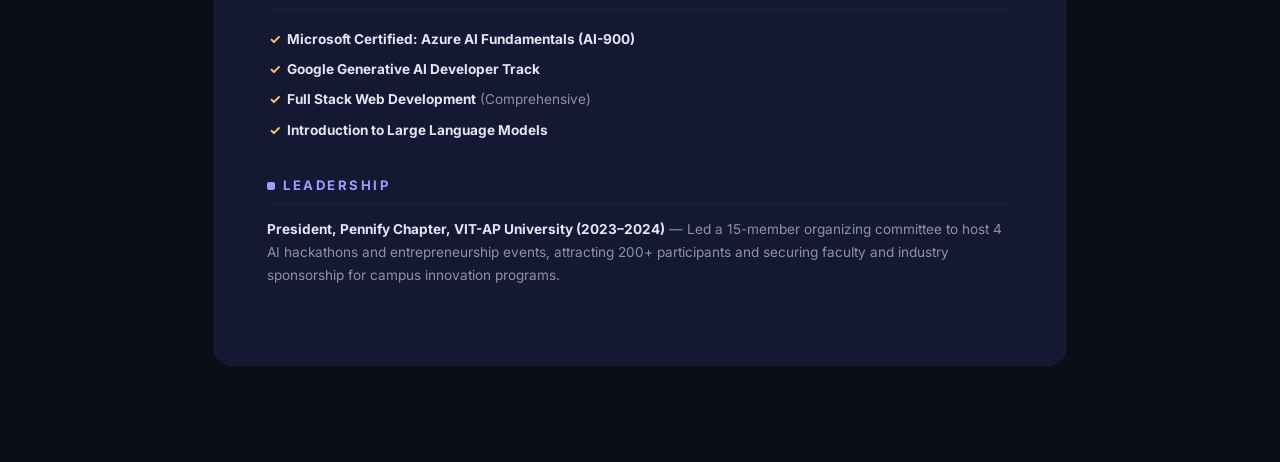
<file: cv.html>
<!DOCTYPE html>
<html lang="en">
<head>
    <meta charset="UTF-8">
    <meta name="viewport" content="width=device-width, initial-scale=1.0">
    <title>CV — Lakshman Rohith Sanagapalli</title>
    <link rel="preconnect" href="https://fonts.googleapis.com">
    <link href="https://fonts.googleapis.com/css2?family=Inter:wght@300;400;500;600;700;800&family=JetBrains+Mono:wght@400;500&display=swap" rel="stylesheet">
    <style>
        :root {
            --bg: #0b0d17;
            --bg2: #10132a;
            --card: #141833;
            --text: #e4e4f0;
            --muted: #8e90a6;
            --dim: #5c5e78;
            --teal: #00cec9;
            --purple: #a29bfe;
            --pink: #fd79a8;
            --gold: #fdcb6e;
            --border: #1d1f3a;
            --font: 'Inter', sans-serif;
            --mono: 'JetBrains Mono', monospace;
        }
        * { margin: 0; padding: 0; box-sizing: border-box; }
        body {
            font-family: var(--font);
            background: var(--bg);
            color: var(--text);
            line-height: 1.65;
            -webkit-font-smoothing: antialiased;
        }
        a { color: var(--teal); text-decoration: none; }
        a:hover { opacity: 0.8; }

        /* Top bar */
        .top-bar {
            background: var(--bg2);
            border-bottom: 1px solid var(--border);
            padding: 14px 24px;
            display: flex; justify-content: space-between; align-items: center;
            position: sticky; top: 0; z-index: 100;
        }
        .top-bar a.back { color: var(--muted); font-size: 0.86rem; font-weight: 500; }
        .top-bar a.back:hover { color: var(--text); }
        .top-bar .actions { display: flex; gap: 12px; }
        .btn {
            padding: 8px 20px; border-radius: 8px; font-size: 0.84rem;
            font-weight: 600; cursor: pointer; font-family: var(--font);
            border: none; transition: 0.3s;
        }
        .btn-print { background: var(--teal); color: #0b0d17; }
        .btn-resume { background: transparent; border: 1px solid var(--purple); color: var(--purple); }
        .btn-resume:hover { background: var(--purple); color: #fff; }
        .btn-print:hover { opacity: 0.9; }

        /* CV wrapper */
        .cv-wrapper {
            max-width: 900px;
            margin: 36px auto;
            padding: 0 24px 60px;
        }
        .cv {
            background: var(--card);
            border: 1px solid var(--border);
            border-radius: 18px;
            padding: 48px 52px;
            position: relative;
            overflow: hidden;
        }
        .cv::before {
            content: '';
            position: absolute; top: 0; left: 0; right: 0; height: 4px;
            background: linear-gradient(90deg, var(--teal), var(--purple), var(--pink));
        }

        /* Header — left-aligned academic style */
        .cv-header {
            margin-bottom: 32px;
            padding-bottom: 24px;
            border-bottom: 2px solid var(--border);
        }
        .cv-header h1 {
            font-size: 2.1rem; font-weight: 800; letter-spacing: -1px;
            margin-bottom: 2px;
        }
        .cv-header .cv-label {
            font-size: 0.8rem; text-transform: uppercase; letter-spacing: 3px;
            color: var(--teal); font-weight: 600; margin-bottom: 14px;
        }
        .cv-header .contact-row {
            display: flex; flex-wrap: wrap; gap: 8px 22px;
            font-size: 0.82rem; color: var(--muted);
        }
        .cv-header .contact-row a { color: var(--muted); }
        .cv-header .contact-row a:hover { color: var(--teal); }

        /* Section */
        .cv-section { margin-bottom: 30px; }
        .cv-section-title {
            font-size: 0.82rem; font-weight: 700; text-transform: uppercase;
            letter-spacing: 2.5px; color: var(--purple);
            margin-bottom: 14px; padding-bottom: 6px;
            border-bottom: 1px solid var(--border);
            display: flex; align-items: center; gap: 8px;
        }
        .cv-section-title::before {
            content: ''; display: inline-block;
            width: 8px; height: 8px; border-radius: 2px;
            background: var(--purple);
        }

        /* Research interests */
        .cv-interests {
            color: var(--muted); font-size: 0.88rem; line-height: 1.75;
            font-style: italic;
        }

        /* Education */
        .cv-edu { margin-bottom: 14px; }
        .cv-edu-header {
            display: flex; justify-content: space-between; align-items: baseline; flex-wrap: wrap;
        }
        .cv-edu-header h3 { font-size: 1rem; font-weight: 700; }
        .cv-edu-date { font-size: 0.76rem; color: var(--dim); font-family: var(--mono); }
        .cv-edu-degree { color: var(--teal); font-size: 0.88rem; font-weight: 500; }
        .cv-edu-detail { color: var(--muted); font-size: 0.84rem; margin-top: 2px; }

        /* Experience */
        .cv-exp { margin-bottom: 24px; }
        .cv-exp-header {
            display: flex; justify-content: space-between; align-items: baseline;
            flex-wrap: wrap; margin-bottom: 4px;
        }
        .cv-exp-header h3 { font-size: 1.02rem; font-weight: 700; }
        .cv-exp-date { font-size: 0.76rem; color: var(--dim); font-family: var(--mono); }
        .cv-exp-company { color: var(--teal); font-size: 0.88rem; font-weight: 500; margin-bottom: 6px; }

        .cv-project-label {
            font-size: 0.88rem; font-weight: 600; color: var(--gold);
            margin: 12px 0 6px;
        }

        .cv-exp ul { list-style: none; margin-left: 0; }
        .cv-exp li {
            padding: 3px 0 3px 20px; position: relative;
            color: var(--muted); font-size: 0.84rem; line-height: 1.7;
        }
        .cv-exp li::before {
            content: '▸'; position: absolute; left: 2px;
            color: var(--teal); font-size: 0.78rem;
        }
        .cv-exp li strong { color: var(--text); }

        /* Publications */
        .cv-pub {
            margin-bottom: 16px; padding-left: 20px; position: relative;
            font-size: 0.85rem; color: var(--muted); line-height: 1.7;
        }
        .cv-pub::before {
            content: attr(data-num); position: absolute; left: 0;
            color: var(--teal); font-family: var(--mono); font-size: 0.78rem; font-weight: 600;
        }
        .cv-pub strong { color: var(--text); }
        .cv-pub em { color: var(--dim); }

        /* Skills — tag-based layout */
        .cv-skill-row { margin-bottom: 12px; }
        .cv-skill-cat {
            font-size: 0.78rem; font-weight: 700; text-transform: uppercase;
            letter-spacing: 1.5px; color: var(--purple); margin-bottom: 6px;
        }
        .cv-tags { display: flex; flex-wrap: wrap; gap: 6px; }
        .cv-tag {
            display: inline-block; padding: 3px 10px;
            background: rgba(162,155,254,0.08); border: 1px solid rgba(162,155,254,0.15);
            border-radius: 6px; font-size: 0.78rem; color: var(--muted);
            font-family: var(--mono);
        }

        /* Academic projects */
        .cv-aproj { margin-bottom: 14px; }
        .cv-aproj h4 { font-size: 0.92rem; font-weight: 600; margin-bottom: 3px; }
        .cv-aproj h4 span { font-weight: 400; color: var(--dim); font-size: 0.78rem; margin-left: 6px; }
        .cv-aproj ul { list-style: none; }
        .cv-aproj li {
            padding: 2px 0 2px 20px; position: relative;
            color: var(--muted); font-size: 0.84rem;
        }
        .cv-aproj li::before {
            content: '▸'; position: absolute; left: 2px;
            color: var(--teal); font-size: 0.78rem;
        }

        /* Certifications */
        .cv-cert {
            font-size: 0.85rem; color: var(--muted);
            padding: 4px 0 4px 20px; position: relative;
        }
        .cv-cert::before {
            content: '✓'; position: absolute; left: 2px;
            color: var(--gold); font-weight: 700;
        }
        .cv-cert strong { color: var(--text); }

        /* Leadership */
        .cv-leader { font-size: 0.85rem; color: var(--muted); line-height: 1.7; }
        .cv-leader strong { color: var(--text); }

        /* Print — matches Word doc exactly */
        @media print {
            @page { size: 8.5in 11in; margin: 0.39in 0.5in 0.32in 0.5in; }
            * { -webkit-print-color-adjust: exact !important; print-color-adjust: exact !important; }
            body { background: #fff !important; color: #000; font-size: 10pt; line-height: 1.3; }
            .top-bar { display: none !important; }
            .cv-wrapper { margin: 0; padding: 0; max-width: none; }
            .cv { background: #fff !important; border: none; border-radius: 0; padding: 0; box-shadow: none; }
            .cv::before { display: none !important; }

            /* ── NAME: #000000, 16pt, bold, centered ── */
            .cv-header h1 { color: #000 !important; font-size: 16pt; font-weight: 800; }
            /* "Curriculum Vitae" — italic, 12pt */
            .cv-header .cv-label { color: #000 !important; font-style: italic; font-size: 12pt; letter-spacing: 0; text-transform: none; }
            .cv-header .contact-row { font-size: 9pt; }
            .cv-header .contact-row span { color: #000 !important; }
            .cv-header .contact-row a { color: #0563C1 !important; text-decoration: none; font-size: 9pt; }
            .cv-header { border-bottom: 1.5px solid #000 !important; padding-bottom: 4px; margin-bottom: 4px; }

            /* ── SECTION HEADINGS: H1 style — #000, 12pt, bold, uppercase, bottom border ── */
            .cv-section { margin-bottom: 4pt; }
            .cv-section-title {
                color: #000 !important; font-size: 12pt; font-weight: 700;
                text-transform: uppercase; letter-spacing: 1.5px;
                border-bottom: 1.5px solid #000 !important; padding-bottom: 1pt; margin-bottom: 3pt;
            }
            .cv-section-title::before { background: #000 !important; }

            /* ── RESEARCH INTERESTS: italic ── */
            .cv-interests { color: #000 !important; font-size: 10pt; font-style: italic; }

            /* ── EXPERIENCE ── */
            .cv-exp { margin-bottom: 6px; }
            /* Job title: 10pt, bold */
            .cv-exp-header h3 { color: #000 !important; font-size: 10pt; font-weight: 700; }
            /* Company: regular weight */
            .cv-exp-company { color: #000 !important; font-size: 10pt; font-weight: 400; }
            /* Date: italic */
            .cv-exp-date, .cv-edu-date { color: #000 !important; font-size: 10pt; font-style: italic; font-family: var(--font) !important; }
            /* Project labels: bold (not italic) */
            .cv-project-label { color: #000 !important; font-weight: 700; font-size: 10pt; margin: 4px 0 2px; }
            /* Bullet points */
            .cv-exp li { color: #000 !important; font-size: 10pt; line-height: 1.3; padding: 1px 0 1px 18px; }
            .cv-exp li strong { color: #000 !important; font-weight: 700; }
            .cv-exp li::before, .cv-aproj li::before { color: #000 !important; }

            /* ── PUBLICATIONS ── */
            .cv-pub { color: #000 !important; font-size: 10pt; line-height: 1.3; margin-bottom: 8px; }
            .cv-pub strong { color: #000 !important; font-weight: 700; }
            .cv-pub em { color: #000 !important; font-style: italic; }
            .cv-pub::before { color: #000 !important; }

            /* ── SKILLS: bold category, tags with border ── */
            .cv-skill-cat { color: #000 !important; font-size: 9pt; font-weight: 700; }
            .cv-tag { background: transparent !important; border: 1px solid #999 !important; color: #000 !important; font-size: 9pt; font-family: var(--font); border-radius: 3px; }

            /* ── ACADEMIC PROJECTS ── */
            .cv-aproj li { color: #000 !important; font-size: 10pt; line-height: 1.3; }
            .cv-aproj { margin-bottom: 6px; }
            .cv-aproj h4 { color: #000 !important; font-weight: 700; }
            .cv-aproj h4 span { color: #555 !important; font-weight: 400; }

            /* ── EDUCATION ── */
            .cv-edu-header h3 { color: #000 !important; font-size: 10pt; font-weight: 700; }
            .cv-edu-degree { color: #000 !important; font-size: 10pt; font-weight: 700; }
            .cv-edu-detail { color: #000 !important; font-size: 10pt; }

            /* ── CERTIFICATIONS ── */
            .cv-cert { color: #000 !important; font-size: 10pt; }
            .cv-cert strong { color: #000 !important; font-weight: 700; }
            .cv-cert::before { color: #27ae60 !important; }

            /* ── LEADERSHIP ── */
            .cv-leader { color: #000 !important; font-size: 10pt; }
            .cv-leader strong { color: #000 !important; font-weight: 700; }

            /* ── LINKS: Word hyperlink blue ── */
            a { color: #0563C1 !important; }
        }

        @media (max-width: 600px) {
            .cv { padding: 24px 20px; }
            .cv-exp-header, .cv-edu-header { flex-direction: column; }
            .cv-header .contact-row { flex-direction: column; gap: 4px; }
        }
    </style>
</head>
<body>

    <div class="top-bar">
        <a href="index.html" class="back">&larr; Back to Portfolio</a>
        <div class="actions">
            <a href="resume.html" class="btn btn-resume">View Resume</a>
            <button class="btn btn-print" onclick="window.print()">Print / Save PDF</button>
        </div>
    </div>

    <div class="cv-wrapper">
        <div class="cv">

            <!-- Header -->
            <div class="cv-header">
                <h1>Lakshman Rohith Sanagapalli</h1>
                <div class="cv-label">Curriculum Vitae</div>
                <div class="contact-row">
                    <span>Guntur, Andhra Pradesh, India</span>
                    <span>+91-8309935515</span>
                    <a href="mailto:lakshmansanagapalli@gmail.com">lakshmansanagapalli@gmail.com</a>
                    <a href="https://www.linkedin.com/in/lakshman-rohith-sanagapalli/" target="_blank">LinkedIn: linkedin.com/in/lakshman-rohith</a>
                    <a href="https://github.com/lakshmanrohith" target="_blank">GitHub: github.com/lakshmanrohith</a>
                </div>
            </div>

            <!-- Research Interests -->
            <div class="cv-section">
                <div class="cv-section-title">Research Interests</div>
                <p class="cv-interests">
                    Medical imaging and computer-aided diagnosis, vision-language models for clinical applications, 
                    automated radiology report generation, deep learning optimization for resource-constrained environments, 
                    fairness and bias detection in healthcare AI systems, real-time speech processing and speaker identification.
                </p>
            </div>

            <!-- Education -->
            <div class="cv-section">
                <div class="cv-section-title">Education</div>
                <div class="cv-edu">
                    <div class="cv-edu-header">
                        <h3>Vellore Institute of Technology, AP (VIT-AP University)</h3>
                        <span class="cv-edu-date">Aug 2021 — Jul 2026</span>
                    </div>
                    <div class="cv-edu-degree">Integrated M.Tech in Software Engineering</div>
                    <div class="cv-edu-detail">CGPA: 8.58/10</div>
                    <div class="cv-edu-detail">Relevant Coursework: Machine Learning, Deep Learning, Computer Vision, NLP, Data Structures, Algorithms, Database Management Systems, Software Engineering</div>
                </div>
            </div>

            <!-- Professional Experience -->
            <div class="cv-section">
                <div class="cv-section-title">Professional Experience</div>

                <div class="cv-exp">
                    <div class="cv-exp-header">
                        <h3>AI/ML Engineering Intern</h3>
                        <span class="cv-exp-date">Sep 2025 — Present</span>
                    </div>
                    <div class="cv-exp-company">Philips Healthcare &middot; Bangalore, India</div>

                    <div class="cv-project-label">Project 1: Automated Brain MRI Radiology Report Generation (CARE+ Framework)</div>
                    <ul>
                        <li>Architected the <strong>CARE+</strong> loss framework — a novel multi-component objective with 8 specialized losses: Language Modeling, Severity-Weighted Classification (SWC), Anatomical Causality Constraints (ACC), Uncertainty-Aware Token Loss (UAT), Clinical Entity Alignment (CEAL), Contrastive Anti-Hallucination (CAH), Negation Loss, and Critical Finding Loss.</li>
                        <li>Fine-tuned <strong>Google MedGemma-1.5-4B-IT</strong> using QLoRA (4-bit NF4, LoRA rank 64, alpha 128) on NVIDIA RTX A6000 (50.9 GB), training on <strong>997 brain MRI patients</strong> from the MR-RATE dataset.</li>
                        <li>Introduced <strong>Factored Chain-of-Generation (FCG)</strong> — Phase 1 extracts structured clinical findings; Phase 2 synthesizes grounded narrative reports, reducing hallucination by forcing explicit reasoning before composition.</li>
                        <li>Formulated <strong>VLCC</strong> and <strong>QVHD</strong> losses to address modality-specific hallucination patterns from 4-bit quantization artifacts.</li>
                        <li>Engineered a <strong>BiomedCLIP-based RAG pipeline</strong> for image similarity retrieval, computing embeddings over training images and retrieving top-k similar cases during inference.</li>
                        <li>Delivered <strong>30% hallucination reduction</strong>, <strong>+99% BLEU-4</strong>, <strong>+42% METEOR</strong> on MIMIC-CXR, and <strong>+213% BLEU-4</strong> on Indiana University with RAG.</li>
                        <li>Processed multi-sequence brain MRI data (T2-weighted and FLAIR) as 3&times;3 montage grids (6 montages per patient), with brain masking and RAS orientation normalization.</li>
                        <li>Integrated <strong>Adaptive Uncertainty Learning (AUL)</strong> for dynamic loss weight balancing via learnable log-variance parameters.</li>
                    </ul>

                    <div class="cv-project-label">Project 2: MITRA 2.0 — Multi-Speaker Intelligent Transcription</div>
                    <ul>
                        <li>Launched a real-time multi-speaker meeting transcription platform using <strong>Azure Cognitive Services Speech SDK</strong> with continuous recognition and speaker diarization.</li>
                        <li>Configured speaker voice enrollment using <strong>SpeechBrain ECAPA-TDNN</strong> neural embeddings with cosine similarity matching (50% threshold).</li>
                        <li>Connected <strong>Azure OpenAI (GPT)</strong> for automated speaker name extraction with a two-stage pipeline: candidate extraction → speaker attribution.</li>
                        <li>Shipped a <strong>Streamlit-based web interface</strong> supporting 11 languages, live WebRTC audio capture, file upload transcription, and automated meeting summaries.</li>
                        <li>Established robust false-positive filtering using curated dictionaries of common non-name words, product names, and organizational terms.</li>
                    </ul>

                    <div class="cv-project-label">Project 3: Medical Bias Intelligence Dashboard</div>
                    <ul>
                        <li>Created a multi-agent fairness audit platform for medical datasets spanning the complete data science lifecycle.</li>
                        <li>Structured a <strong>5-agent LLM-powered architecture</strong>: Orchestrator, Data Analysis, Representation Bias, Feature Bias, and Label Bias agents, each with specialized tool-calling.</li>
                        <li>Coded <strong>11 automated analysis tools</strong> including data profiling, correlation analysis, outlier detection, chi-square bias measurement, and class imbalance quantification.</li>
                        <li>Enabled multiple input formats: DICOM medical images, NIfTI volumes, COCO annotations, CSV/JSON tabular data, and PDF clinical documents.</li>
                        <li>Incorporated bias mitigation: SMOTE, ADASYN, RandomOverSampler, RandomUnderSampler, and SMOTETomek.</li>
                        <li>Assembled a model training pipeline with scikit-learn and XGBoost including hyperparameter tuning, cross-validation, SHAP explainability, and automated PDF/PPTX report generation.</li>
                    </ul>
                </div>
            </div>

            <!-- Publications -->
            <div class="cv-section">
                <div class="cv-section-title">Research &amp; Publications</div>
                <div class="cv-pub" data-num="[1]">
                    B. Lokesh, <strong>L. R. Sanagapalli</strong>, and H. Koppolu, "Pneumonia Detection Using Deep CNN Algorithms," in <em>Proc. IEEE International Symposium on Electronic Design (ISED)</em>, 2024. DOI: 10.1109/ISED63599.2024.10956182<br>
                    Trained a hybrid ResNet152V2 + custom CNN for pneumonia detection from CT scans. Reached <strong>99.09% accuracy</strong> on 16,000+ labeled images from 7 repositories. Visualized with Grad-CAM; mitigated overfitting via augmentation and early stopping.
                </div>
                <div class="cv-pub" data-num="[2]">
                    Dr. S. P. Siddique Ibrahim, <strong>L. R. Sanagapalli</strong>, P. Nikhilesh, B. Krishna Gayatri, and K. Hasmithanjana, "Optimizing Cost Estimation Using YOLOv9," in <em>Proc. IEEE ICICNIS</em>, 2024. DOI: 10.1109/ICICNIS64247.2024.10823244<br>
                    Automated wall measurement and painting cost estimation using YOLOv9 with camera focal length calibration, cutting manual measurement time by <strong>85%</strong> and raising accuracy by <strong>35%</strong>.
                </div>
            </div>

            <!-- Technical Skills -->
            <div class="cv-section">
                <div class="cv-section-title">Technical Skills</div>

                <div class="cv-skill-row">
                    <div class="cv-skill-cat">Programming Languages</div>
                    <div class="cv-tags">
                        <span class="cv-tag">Python</span><span class="cv-tag">Java</span>
                        <span class="cv-tag">JavaScript</span><span class="cv-tag">SQL (MySQL)</span>
                    </div>
                </div>
                <div class="cv-skill-row">
                    <div class="cv-skill-cat">Machine Learning</div>
                    <div class="cv-tags">
                        <span class="cv-tag">PyTorch</span><span class="cv-tag">TensorFlow</span>
                        <span class="cv-tag">HuggingFace Transformers</span><span class="cv-tag">scikit-learn</span>
                        <span class="cv-tag">XGBoost</span>
                    </div>
                </div>
                <div class="cv-skill-row">
                    <div class="cv-skill-cat">Deep Learning</div>
                    <div class="cv-tags">
                        <span class="cv-tag">CNNs (ResNet, VGG)</span>
                        <span class="cv-tag">Vision-Language Models</span>
                        <span class="cv-tag">LoRA/QLoRA</span>
                        <span class="cv-tag">Transformers</span>
                        <span class="cv-tag">YOLO</span>
                    </div>
                </div>
                <div class="cv-skill-row">
                    <div class="cv-skill-cat">NLP &amp; Gen AI</div>
                    <div class="cv-tags">
                        <span class="cv-tag">LLMs</span><span class="cv-tag">RAG</span>
                        <span class="cv-tag">Prompt Engineering</span><span class="cv-tag">Text Generation</span>
                        <span class="cv-tag">Speech-to-Text</span>
                    </div>
                </div>
                <div class="cv-skill-row">
                    <div class="cv-skill-cat">Computer Vision</div>
                    <div class="cv-tags">
                        <span class="cv-tag">Medical Imaging (MRI, CT, X-ray)</span>
                        <span class="cv-tag">Object Detection</span>
                        <span class="cv-tag">NIfTI/DICOM</span>
                        <span class="cv-tag">OpenCV</span>
                        <span class="cv-tag">Grad-CAM</span>
                    </div>
                </div>
                <div class="cv-skill-row">
                    <div class="cv-skill-cat">Cloud &amp; Tools</div>
                    <div class="cv-tags">
                        <span class="cv-tag">Azure (Cognitive Services, Speech SDK, OpenAI)</span>
                        <span class="cv-tag">AWS</span>
                        <span class="cv-tag">Git</span><span class="cv-tag">Docker</span>
                        <span class="cv-tag">Streamlit</span><span class="cv-tag">SpeechBrain</span>
                        <span class="cv-tag">NVIDIA CUDA</span>
                    </div>
                </div>
                <div class="cv-skill-row">
                    <div class="cv-skill-cat">Methodologies</div>
                    <div class="cv-tags">
                        <span class="cv-tag">Agile</span>
                        <span class="cv-tag">Experiment Tracking</span>
                        <span class="cv-tag">BLEU / ROUGE / METEOR</span>
                        <span class="cv-tag">RadGraph F1</span>
                        <span class="cv-tag">Statistical Analysis</span>
                    </div>
                </div>
            </div>

            <!-- Academic Projects -->
            <div class="cv-section">
                <div class="cv-section-title">Academic Projects</div>

                <div class="cv-aproj">
                    <h4>Pneumonia Detection using Deep CNNs <span>| TensorFlow, OpenCV, Python, AWS</span></h4>
                    <ul>
                        <li>Trained a medical imaging classification model using a hybrid ResNet152V2 + custom CNN, reaching <strong>99.09% accuracy</strong> on pneumonia detection from CT scans.</li>
                        <li>Curated and preprocessed 16,000+ labeled chest X-ray and CT images from 7 open-source datasets with stratified sampling and data augmentation.</li>
                        <li>Visualized decision regions with Grad-CAM heatmaps to validate clinical relevance of model predictions.</li>
                        <li>Mitigated overfitting through early stopping, learning rate scheduling, and image augmentation.</li>
                    </ul>
                </div>
                <div class="cv-aproj">
                    <h4>AI Measurement Tool for Construction <span>| YOLOv9, OpenCV, Camera Calibration</span></h4>
                    <ul>
                        <li>Constructed a real-time wall area estimation system using YOLOv9, cutting manual measuring time by <strong>85%</strong>.</li>
                        <li>Raised pixel-to-meter conversion accuracy by <strong>35%</strong> through custom camera calibration with focal length estimation.</li>
                        <li>Added depth estimation logic for multi-perspective dimensioning from mobile devices.</li>
                    </ul>
                </div>
            </div>

            <!-- Certifications -->
            <div class="cv-section">
                <div class="cv-section-title">Certifications</div>
                <div class="cv-cert"><strong>Microsoft Certified: Azure AI Fundamentals (AI-900)</strong></div>
                <div class="cv-cert"><strong>Google Generative AI Developer Track</strong></div>
                <div class="cv-cert"><strong>Full Stack Web Development</strong> (Comprehensive)</div>
                <div class="cv-cert"><strong>Introduction to Large Language Models</strong></div>
            </div>

            <!-- Leadership -->
            <div class="cv-section">
                <div class="cv-section-title">Leadership</div>
                <p class="cv-leader">
                    <strong>President, Pennify Chapter, VIT-AP University (2023–2024)</strong> — Led a 15-member organizing committee 
                    to host 4 AI hackathons and entrepreneurship events, attracting 200+ participants and securing faculty and industry 
                    sponsorship for campus innovation programs.
                </p>
            </div>

        </div>
    </div>

</body>
</html>
</file>
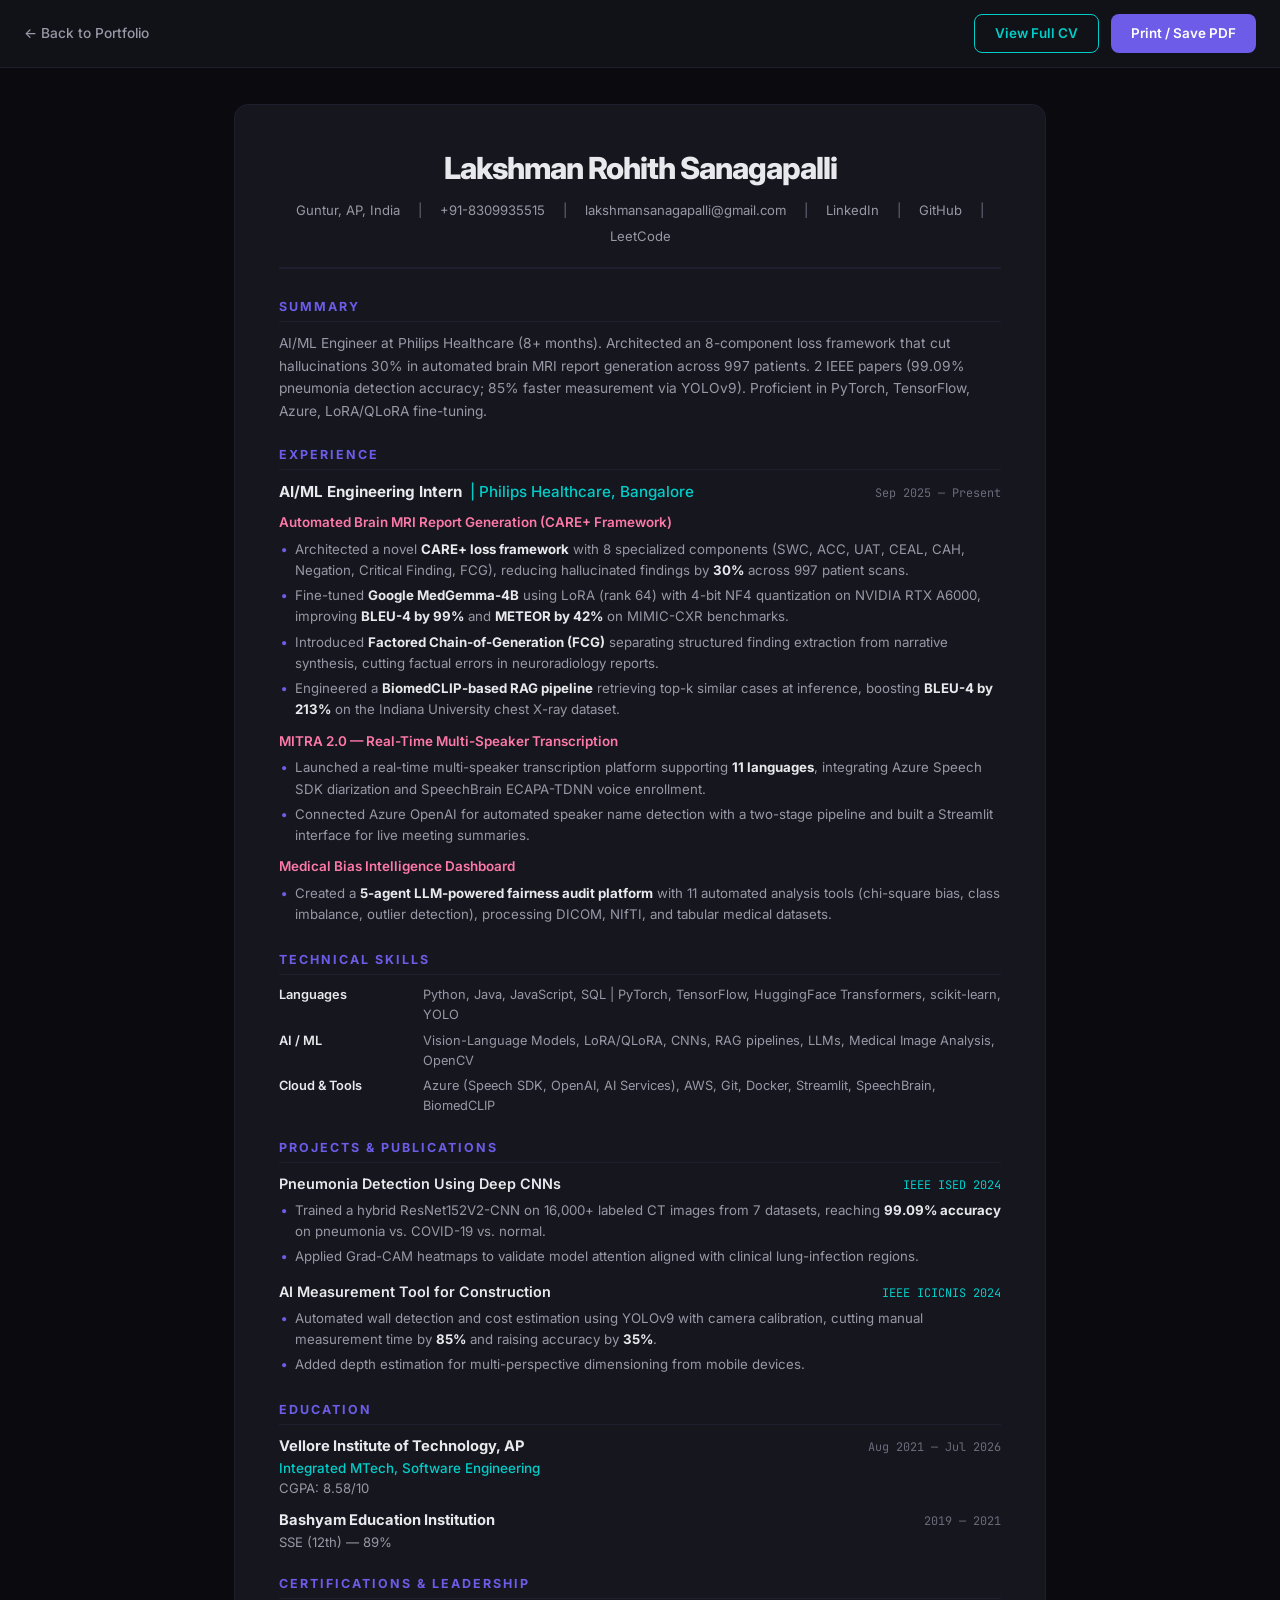
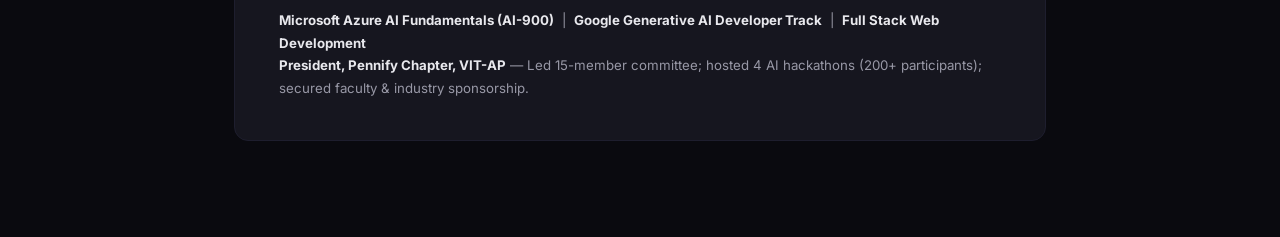
<file: resume.html>
<!DOCTYPE html>
<html lang="en">
<head>
    <meta charset="UTF-8">
    <meta name="viewport" content="width=device-width, initial-scale=1.0">
    <title>Resume — Lakshman Rohith Sanagapalli</title>
    <link rel="preconnect" href="https://fonts.googleapis.com">
    <link href="https://fonts.googleapis.com/css2?family=Inter:wght@300;400;500;600;700;800&family=JetBrains+Mono:wght@400;500&display=swap" rel="stylesheet">
    <style>
        :root {
            --bg: #0a0a0f;
            --bg2: #111118;
            --card: #16161f;
            --text: #e8e8ed;
            --muted: #9898a6;
            --dim: #6b6b7b;
            --accent: #6c5ce7;
            --accent2: #00cec9;
            --accent3: #fd79a8;
            --border: #1e1e2e;
            --font: 'Inter', sans-serif;
            --mono: 'JetBrains Mono', monospace;
        }
        * { margin: 0; padding: 0; box-sizing: border-box; }
        body {
            font-family: var(--font);
            background: var(--bg);
            color: var(--text);
            line-height: 1.55;
            -webkit-font-smoothing: antialiased;
        }
        a { color: var(--accent2); text-decoration: none; }
        a:hover { opacity: 0.8; }

        /* Top bar */
        .top-bar {
            background: var(--bg2);
            border-bottom: 1px solid var(--border);
            padding: 14px 24px;
            display: flex; justify-content: space-between; align-items: center;
            position: sticky; top: 0; z-index: 100;
        }
        .top-bar a.back { color: var(--muted); font-size: 0.86rem; font-weight: 500; }
        .top-bar a.back:hover { color: var(--text); }
        .top-bar .actions { display: flex; gap: 12px; }
        .btn {
            padding: 8px 20px; border-radius: 8px; font-size: 0.84rem;
            font-weight: 600; cursor: pointer; font-family: var(--font);
            border: none; transition: 0.3s;
        }
        .btn-print { background: var(--accent); color: #fff; }
        .btn-print:hover { opacity: 0.9; }
        .btn-cv { background: transparent; border: 1px solid var(--accent2); color: var(--accent2); }
        .btn-cv:hover { background: var(--accent2); color: #0a0a0f; }

        /* Resume wrapper — mimics a single A4 page */
        .resume-wrapper {
            max-width: 860px;
            margin: 36px auto;
            padding: 0 24px 60px;
        }
        .resume {
            background: var(--card);
            border: 1px solid var(--border);
            border-radius: 14px;
            padding: 40px 44px;
        }

        /* Header — centered, clean */
        .r-header {
            text-align: center;
            margin-bottom: 28px;
            padding-bottom: 20px;
            border-bottom: 2px solid var(--border);
        }
        .r-header h1 {
            font-size: 1.9rem; font-weight: 800; letter-spacing: -1px; margin-bottom: 8px;
        }
        .r-header .contact-line {
            display: flex; justify-content: center; flex-wrap: wrap;
            gap: 6px 18px; font-size: 0.82rem; color: var(--muted);
        }
        .r-header .contact-line a { color: var(--muted); }
        .r-header .contact-line a:hover { color: var(--accent); }
        .r-header .contact-line .sep { color: var(--dim); }

        /* Section */
        .r-section { margin-bottom: 22px; }
        .r-section-title {
            font-size: 0.78rem; font-weight: 700; text-transform: uppercase;
            letter-spacing: 2px; color: var(--accent);
            margin-bottom: 10px; padding-bottom: 5px;
            border-bottom: 1px solid var(--border);
        }

        /* Summary */
        .r-summary { color: var(--muted); font-size: 0.86rem; line-height: 1.65; }

        /* Experience */
        .r-exp { margin-bottom: 16px; }
        .r-exp-row {
            display: flex; justify-content: space-between; align-items: baseline;
            flex-wrap: wrap; margin-bottom: 2px;
        }
        .r-exp-row h3 { font-size: 0.95rem; font-weight: 700; }
        .r-exp-row h3 .r-company { font-weight: 500; color: var(--accent2); }
        .r-date { font-size: 0.74rem; color: var(--dim); font-family: var(--mono); }

        .r-sub { font-size: 0.84rem; font-weight: 600; color: var(--accent3); margin: 8px 0 4px; }

        .r-exp ul, .r-proj ul { list-style: none; }
        .r-exp li, .r-proj li {
            padding: 2px 0 2px 16px; position: relative;
            color: var(--muted); font-size: 0.83rem; line-height: 1.6;
        }
        .r-exp li::before, .r-proj li::before {
            content: '•'; position: absolute; left: 2px;
            color: var(--accent); font-weight: 700;
        }
        .r-exp li strong, .r-proj li strong { color: var(--text); }

        /* Skills — inline grid */
        .r-skills-grid {
            display: grid; grid-template-columns: 130px 1fr;
            gap: 6px 14px;
        }
        .r-skill-label { font-size: 0.8rem; font-weight: 600; color: var(--text); }
        .r-skill-value { font-size: 0.8rem; color: var(--muted); }

        /* Projects */
        .r-proj { margin-bottom: 12px; }
        .r-proj-header {
            display: flex; justify-content: space-between; align-items: baseline;
            flex-wrap: wrap; margin-bottom: 2px;
        }
        .r-proj-header h4 { font-size: 0.9rem; font-weight: 600; }
        .r-proj-header .r-tech {
            font-size: 0.74rem; color: var(--accent); font-family: var(--mono);
        }

        /* Education table */
        .r-edu { margin-bottom: 10px; }
        .r-edu-row {
            display: flex; justify-content: space-between; align-items: baseline; flex-wrap: wrap;
        }
        .r-edu-row h3 { font-size: 0.92rem; font-weight: 700; }
        .r-edu-degree { color: var(--accent2); font-size: 0.84rem; font-weight: 500; }
        .r-edu-detail { color: var(--muted); font-size: 0.82rem; }

        /* Certs */
        .r-certs { color: var(--muted); font-size: 0.83rem; line-height: 1.7; }
        .r-certs strong { color: var(--text); }

        /* Print — exact Word doc match: Lakshman_Rohith_Resume.docx */
        @media print {
            @page { size: 8.5in 11in; margin: 0.39in 0.5in 0.32in 0.5in; }
            * { -webkit-print-color-adjust: exact !important; print-color-adjust: exact !important; }
            body { background: #fff !important; color: #000; font-size: 9pt; line-height: 1.3; }
            .top-bar { display: none !important; }
            .resume-wrapper { margin: 0; padding: 0; max-width: none; }
            .resume { background: #fff !important; border: none; border-radius: 0; padding: 0; box-shadow: none; }

            /* ── NAME: #1F497D navy, 15pt, bold, centered ── */
            .r-header h1 { color: #1F497D !important; font-size: 15pt; font-weight: 800; margin-bottom: 2px; }
            .r-header { border-bottom: none; padding-bottom: 4px; margin-bottom: 2px; }
            .r-header .contact-line { font-size: 9pt; }
            .r-header .contact-line, .r-header .contact-line span { color: #000 !important; }
            .r-header .contact-line a { color: #0563C1 !important; text-decoration: none; }
            .r-header .contact-line .sep { color: #000 !important; }

            /* ── SECTION HEADINGS: #1F497D, 10.5pt, bold, uppercase, navy bottom border ── */
            .r-section { margin-bottom: 3pt; }
            .r-section-title {
                color: #1F497D !important; font-size: 10.5pt; font-weight: 700;
                text-transform: uppercase; letter-spacing: 1.5px;
                border-bottom: 1.5px solid #1F497D !important; padding-bottom: 1pt; margin-bottom: 2pt;
            }

            /* ── SUMMARY: black, 9pt ── */
            .r-summary { color: #000 !important; font-size: 9pt; }

            /* ── EXPERIENCE ── */
            .r-exp { margin-bottom: 4px; }
            /* Job title: 10pt, bold, black */
            .r-exp-row h3 { font-size: 10pt; color: #000 !important; font-weight: 700; }
            /* Company after pipe: regular weight */
            .r-exp-row h3 .r-company { color: #000 !important; font-weight: 400; }
            /* Date: 9pt, italic */
            .r-date { color: #000 !important; font-size: 9pt; font-style: italic; font-family: var(--font) !important; }
            /* Sub-project labels: bold + italic (matches Word) */
            .r-sub { color: #000 !important; font-weight: 700; font-style: italic; font-size: 9pt; margin: 4px 0 1px; }
            /* Bullet points: 9pt black */
            .r-exp li, .r-proj li { color: #000 !important; font-size: 9pt; line-height: 1.3; padding: 0 0 0 14px; }
            .r-exp li strong, .r-proj li strong { color: #000 !important; font-weight: 700; }
            .r-exp li::before, .r-proj li::before { color: #000 !important; }

            /* ── TECHNICAL SKILLS: bold label, regular value ── */
            .r-skills-grid { gap: 1px 12px; }
            .r-skill-label { color: #000 !important; font-size: 9pt; font-weight: 700; }
            .r-skill-value { color: #000 !important; font-size: 9pt; font-weight: 400; }

            /* ── PROJECTS: title bold, IEEE links blue ── */
            .r-proj { margin-bottom: 4px; }
            .r-proj-header h4 { color: #000 !important; font-size: 9.5pt; font-weight: 700; }
            .r-proj-header .r-tech { font-size: 8pt; font-family: var(--font); }
            .r-proj-header .r-tech a { color: #0563C1 !important; text-decoration: underline; }

            /* ── EDUCATION ── */
            .r-edu { margin-bottom: 2px; }
            .r-edu-row h3 { color: #000 !important; font-size: 10pt; font-weight: 700; }
            .r-edu-degree { color: #000 !important; font-size: 9pt; font-style: italic; }
            .r-edu-detail { color: #000 !important; font-size: 9pt; }

            /* ── CERTS & LEADERSHIP ── */
            .r-certs { color: #000 !important; font-size: 9pt; }
            .r-certs strong { color: #000 !important; font-weight: 700; }

            /* ── LINKS: Word hyperlink blue ── */
            a { color: #0563C1 !important; }
        }
        @media (max-width: 600px) {
            .resume { padding: 24px 20px; }
            .r-exp-row, .r-proj-header, .r-edu-row { flex-direction: column; }
            .r-skills-grid { grid-template-columns: 1fr; }
            .r-header .contact-line { flex-direction: column; gap: 4px; }
        }
    </style>
</head>
<body>

    <div class="top-bar">
        <a href="index.html" class="back">&larr; Back to Portfolio</a>
        <div class="actions">
            <a href="cv.html" class="btn btn-cv">View Full CV</a>
            <button class="btn btn-print" onclick="window.print()">Print / Save PDF</button>
        </div>
    </div>

    <div class="resume-wrapper">
        <div class="resume">

            <!-- Header -->
            <div class="r-header">
                <h1>Lakshman Rohith Sanagapalli</h1>
                <div class="contact-line">
                    <span>Guntur, AP, India</span>
                    <span class="sep">|</span>
                    <span>+91-8309935515</span>
                    <span class="sep">|</span>
                    <a href="mailto:lakshmansanagapalli@gmail.com">lakshmansanagapalli@gmail.com</a>
                    <span class="sep">|</span>
                    <a href="https://www.linkedin.com/in/lakshman-rohith-sanagapalli/" target="_blank">LinkedIn</a>
                    <span class="sep">|</span>
                    <a href="https://github.com/lakshmanrohith" target="_blank">GitHub</a>
                    <span class="sep">|</span>
                    <a href="https://leetcode.com/lakshmanrohith" target="_blank">LeetCode</a>
                </div>
            </div>

            <!-- Summary -->
            <div class="r-section">
                <div class="r-section-title">Summary</div>
                <p class="r-summary">
                    AI/ML Engineer at Philips Healthcare (8+ months). Architected an 8-component loss framework that cut hallucinations 30% in automated brain MRI report generation across 997 patients. 2 IEEE papers (99.09% pneumonia detection accuracy; 85% faster measurement via YOLOv9). Proficient in PyTorch, TensorFlow, Azure, LoRA/QLoRA fine-tuning.
                </p>
            </div>

            <!-- Experience -->
            <div class="r-section">
                <div class="r-section-title">Experience</div>

                <div class="r-exp">
                    <div class="r-exp-row">
                        <h3>AI/ML Engineering Intern &nbsp;<span class="r-company">| Philips Healthcare, Bangalore</span></h3>
                        <span class="r-date">Sep 2025 — Present</span>
                    </div>

                    <div class="r-sub">Automated Brain MRI Report Generation (CARE+ Framework)</div>
                    <ul>
                        <li>Architected a novel <strong>CARE+ loss framework</strong> with 8 specialized components (SWC, ACC, UAT, CEAL, CAH, Negation, Critical Finding, FCG), reducing hallucinated findings by <strong>30%</strong> across 997 patient scans.</li>
                        <li>Fine-tuned <strong>Google MedGemma-4B</strong> using LoRA (rank 64) with 4-bit NF4 quantization on NVIDIA RTX A6000, improving <strong>BLEU-4 by 99%</strong> and <strong>METEOR by 42%</strong> on MIMIC-CXR benchmarks.</li>
                        <li>Introduced <strong>Factored Chain-of-Generation (FCG)</strong> separating structured finding extraction from narrative synthesis, cutting factual errors in neuroradiology reports.</li>
                        <li>Engineered a <strong>BiomedCLIP-based RAG pipeline</strong> retrieving top-k similar cases at inference, boosting <strong>BLEU-4 by 213%</strong> on the Indiana University chest X-ray dataset.</li>
                    </ul>

                    <div class="r-sub">MITRA 2.0 — Real-Time Multi-Speaker Transcription</div>
                    <ul>
                        <li>Launched a real-time multi-speaker transcription platform supporting <strong>11 languages</strong>, integrating Azure Speech SDK diarization and SpeechBrain ECAPA-TDNN voice enrollment.</li>
                        <li>Connected Azure OpenAI for automated speaker name detection with a two-stage pipeline and built a Streamlit interface for live meeting summaries.</li>
                    </ul>

                    <div class="r-sub">Medical Bias Intelligence Dashboard</div>
                    <ul>
                        <li>Created a <strong>5-agent LLM-powered fairness audit platform</strong> with 11 automated analysis tools (chi-square bias, class imbalance, outlier detection), processing DICOM, NIfTI, and tabular medical datasets.</li>
                    </ul>
                </div>
            </div>

            <!-- Technical Skills -->
            <div class="r-section">
                <div class="r-section-title">Technical Skills</div>
                <div class="r-skills-grid">
                    <span class="r-skill-label">Languages</span>
                    <span class="r-skill-value">Python, Java, JavaScript, SQL | PyTorch, TensorFlow, HuggingFace Transformers, scikit-learn, YOLO</span>

                    <span class="r-skill-label">AI / ML</span>
                    <span class="r-skill-value">Vision-Language Models, LoRA/QLoRA, CNNs, RAG pipelines, LLMs, Medical Image Analysis, OpenCV</span>

                    <span class="r-skill-label">Cloud &amp; Tools</span>
                    <span class="r-skill-value">Azure (Speech SDK, OpenAI, AI Services), AWS, Git, Docker, Streamlit, SpeechBrain, BiomedCLIP</span>
                </div>
            </div>

            <!-- Projects & Publications -->
            <div class="r-section">
                <div class="r-section-title">Projects &amp; Publications</div>

                <div class="r-proj">
                    <div class="r-proj-header">
                        <h4>Pneumonia Detection Using Deep CNNs</h4>
                        <span class="r-tech"><a href="https://doi.org/10.1109/ISED63599.2024.10956182" target="_blank">IEEE ISED 2024</a></span>
                    </div>
                    <ul>
                        <li>Trained a hybrid ResNet152V2-CNN on 16,000+ labeled CT images from 7 datasets, reaching <strong>99.09% accuracy</strong> on pneumonia vs. COVID-19 vs. normal.</li>
                        <li>Applied Grad-CAM heatmaps to validate model attention aligned with clinical lung-infection regions.</li>
                    </ul>
                </div>

                <div class="r-proj">
                    <div class="r-proj-header">
                        <h4>AI Measurement Tool for Construction</h4>
                        <span class="r-tech"><a href="https://doi.org/10.1109/ICICNIS64247.2024.10823244" target="_blank">IEEE ICICNIS 2024</a></span>
                    </div>
                    <ul>
                        <li>Automated wall detection and cost estimation using YOLOv9 with camera calibration, cutting manual measurement time by <strong>85%</strong> and raising accuracy by <strong>35%</strong>.</li>
                        <li>Added depth estimation for multi-perspective dimensioning from mobile devices.</li>
                    </ul>
                </div>
            </div>

            <!-- Education -->
            <div class="r-section">
                <div class="r-section-title">Education</div>
                <div class="r-edu">
                    <div class="r-edu-row">
                        <h3>Vellore Institute of Technology, AP</h3>
                        <span class="r-date">Aug 2021 — Jul 2026</span>
                    </div>
                    <div class="r-edu-degree">Integrated MTech, Software Engineering</div>
                    <div class="r-edu-detail">CGPA: 8.58/10</div>
                </div>
                <div class="r-edu" style="margin-top: 6px;">
                    <div class="r-edu-row">
                        <h3>Bashyam Education Institution</h3>
                        <span class="r-date">2019 — 2021</span>
                    </div>
                    <div class="r-edu-detail">SSE (12th) — 89%</div>
                </div>
            </div>

            <!-- Certifications & Leadership -->
            <div class="r-section" style="margin-bottom: 0;">
                <div class="r-section-title">Certifications &amp; Leadership</div>
                <p class="r-certs">
                    <strong>Microsoft Azure AI Fundamentals (AI-900)</strong> &nbsp;|&nbsp;
                    <strong>Google Generative AI Developer Track</strong> &nbsp;|&nbsp;
                    <strong>Full Stack Web Development</strong><br>
                    <strong>President, Pennify Chapter, VIT-AP</strong> — Led 15-member committee; hosted 4 AI hackathons (200+ participants); secured faculty &amp; industry sponsorship.
                </p>
            </div>

        </div>
    </div>

</body>
</html>
</file>
<file: styles.css>
/* ============================
   VARIABLES & RESET
   ============================ */
:root {
    --bg-primary: #0a0a0f;
    --bg-secondary: #111118;
    --bg-card: #16161f;
    --bg-card-hover: #1c1c28;
    --text-primary: #e8e8ed;
    --text-secondary: #9898a6;
    --text-muted: #6b6b7b;
    --accent-1: #6c5ce7;
    --accent-2: #00cec9;
    --accent-3: #fd79a8;
    --gradient: linear-gradient(135deg, #6c5ce7 0%, #00cec9 50%, #fd79a8 100%);
    --gradient-text: linear-gradient(135deg, #6c5ce7 0%, #00cec9 100%);
    --border: #1e1e2e;
    --shadow: 0 4px 30px rgba(0, 0, 0, 0.4);
    --shadow-lg: 0 8px 50px rgba(108, 92, 231, 0.15);
    --radius: 12px;
    --radius-lg: 20px;
    --transition: 0.3s cubic-bezier(0.4, 0, 0.2, 1);
    --font: 'Inter', -apple-system, BlinkMacSystemFont, sans-serif;
    --font-mono: 'JetBrains Mono', 'Fira Code', monospace;
}

*, *::before, *::after {
    margin: 0;
    padding: 0;
    box-sizing: border-box;
}

html {
    scroll-behavior: smooth;
    font-size: 16px;
}

body {
    font-family: var(--font);
    background: var(--bg-primary);
    color: var(--text-primary);
    line-height: 1.7;
    overflow-x: hidden;
    -webkit-font-smoothing: antialiased;
}

a {
    color: var(--accent-2);
    text-decoration: none;
    transition: var(--transition);
}
a:hover { opacity: 0.85; }

img { max-width: 100%; display: block; }

.container {
    max-width: 1200px;
    margin: 0 auto;
    padding: 0 24px;
}

/* ============================
   NAVIGATION
   ============================ */
.navbar {
    position: fixed;
    top: 0;
    left: 0;
    width: 100%;
    z-index: 1000;
    padding: 16px 0;
    transition: var(--transition);
    background: transparent;
}
.navbar.scrolled {
    background: rgba(10, 10, 15, 0.92);
    backdrop-filter: blur(20px);
    border-bottom: 1px solid var(--border);
    padding: 10px 0;
}

.nav-container {
    max-width: 1200px;
    margin: 0 auto;
    padding: 0 24px;
    display: flex;
    align-items: center;
    justify-content: space-between;
}

.nav-logo {
    font-size: 1.6rem;
    font-weight: 800;
    color: var(--text-primary);
    letter-spacing: -1px;
}
.nav-logo .accent { color: var(--accent-1); }

.nav-links {
    display: flex;
    list-style: none;
    gap: 8px;
    align-items: center;
}
.nav-links a {
    color: var(--text-secondary);
    font-size: 0.88rem;
    font-weight: 500;
    padding: 8px 14px;
    border-radius: 8px;
    transition: var(--transition);
}
.nav-links a:hover {
    color: var(--text-primary);
    background: rgba(108, 92, 231, 0.1);
}
.nav-btn {
    background: var(--accent-1) !important;
    color: #fff !important;
    font-weight: 600 !important;
}
.nav-btn:hover {
    opacity: 0.9 !important;
    transform: translateY(-1px);
}

.nav-toggle {
    display: none;
    flex-direction: column;
    gap: 5px;
    background: none;
    border: none;
    cursor: pointer;
    padding: 4px;
}
.nav-toggle span {
    width: 24px;
    height: 2px;
    background: var(--text-primary);
    border-radius: 2px;
    transition: var(--transition);
}

/* ============================
   HERO SECTION
   ============================ */
.hero {
    min-height: 100vh;
    display: flex;
    align-items: center;
    justify-content: center;
    position: relative;
    padding: 120px 24px 60px;
    overflow: hidden;
}

#particleCanvas {
    position: absolute;
    top: 0;
    left: 0;
    width: 100%;
    height: 100%;
    pointer-events: none;
    z-index: 0;
}

.hero::before {
    content: '';
    position: absolute;
    top: -50%;
    left: -50%;
    width: 200%;
    height: 200%;
    background: radial-gradient(circle at 30% 50%, rgba(108, 92, 231, 0.08) 0%, transparent 50%),
                radial-gradient(circle at 70% 30%, rgba(0, 206, 201, 0.06) 0%, transparent 50%),
                radial-gradient(circle at 50% 80%, rgba(253, 121, 168, 0.04) 0%, transparent 50%);
    z-index: 0;
}

.hero-content {
    position: relative;
    z-index: 1;
    text-align: center;
    max-width: 900px;
}

.hero-badge {
    display: inline-block;
    padding: 6px 18px;
    border-radius: 100px;
    font-size: 0.8rem;
    font-weight: 600;
    color: var(--accent-2);
    border: 1px solid rgba(0, 206, 201, 0.3);
    background: rgba(0, 206, 201, 0.08);
    margin-bottom: 24px;
    letter-spacing: 0.5px;
    animation: pulse-border 3s infinite;
}

@keyframes pulse-border {
    0%, 100% { border-color: rgba(0, 206, 201, 0.3); }
    50% { border-color: rgba(0, 206, 201, 0.6); }
}

.hero-title {
    font-size: clamp(2.5rem, 6vw, 4.5rem);
    font-weight: 900;
    line-height: 1.1;
    margin-bottom: 16px;
    letter-spacing: -2px;
}

.gradient-text {
    background: var(--gradient-text);
    -webkit-background-clip: text;
    -webkit-text-fill-color: transparent;
    background-clip: text;
}

.hero-subtitle {
    font-size: clamp(1.2rem, 3vw, 1.8rem);
    font-weight: 300;
    color: var(--text-secondary);
    margin-bottom: 20px;
    letter-spacing: 1px;
}

.hero-description {
    font-size: 1.05rem;
    color: var(--text-secondary);
    max-width: 680px;
    margin: 0 auto 40px;
    line-height: 1.8;
}
.hero-description strong {
    color: var(--text-primary);
}

.hero-stats {
    display: flex;
    justify-content: center;
    gap: 40px;
    margin-bottom: 40px;
    flex-wrap: wrap;
}
.stat {
    text-align: center;
}
.stat-number {
    display: block;
    font-size: 2.2rem;
    font-weight: 800;
    color: var(--accent-1);
    font-family: var(--font-mono);
}
.stat-suffix {
    font-size: 1.6rem;
    font-weight: 800;
    color: var(--accent-1);
    font-family: var(--font-mono);
}
.stat-label {
    font-size: 0.78rem;
    color: var(--text-muted);
    text-transform: uppercase;
    letter-spacing: 1px;
    font-weight: 500;
}

.hero-cta {
    display: flex;
    justify-content: center;
    gap: 16px;
    flex-wrap: wrap;
}

.btn {
    display: inline-flex;
    align-items: center;
    gap: 8px;
    padding: 14px 32px;
    font-size: 0.95rem;
    font-weight: 600;
    border-radius: 10px;
    border: none;
    cursor: pointer;
    transition: var(--transition);
    font-family: var(--font);
}
.btn-primary {
    background: var(--accent-1);
    color: #fff;
}
.btn-primary:hover {
    transform: translateY(-2px);
    box-shadow: 0 8px 30px rgba(108, 92, 231, 0.4);
    color: #fff;
}
.btn-outline {
    background: transparent;
    color: var(--text-primary);
    border: 1px solid var(--border);
}
.btn-outline:hover {
    border-color: var(--accent-1);
    color: var(--accent-1);
    transform: translateY(-2px);
}

.scroll-indicator {
    position: absolute;
    bottom: 30px;
    left: 50%;
    transform: translateX(-50%);
    display: flex;
    flex-direction: column;
    align-items: center;
    gap: 8px;
    z-index: 1;
}
.scroll-indicator span {
    font-size: 0.7rem;
    color: var(--text-muted);
    text-transform: uppercase;
    letter-spacing: 2px;
}
.mouse {
    width: 24px;
    height: 38px;
    border: 2px solid var(--text-muted);
    border-radius: 12px;
    position: relative;
}
.mouse::before {
    content: '';
    position: absolute;
    top: 6px;
    left: 50%;
    transform: translateX(-50%);
    width: 4px;
    height: 8px;
    background: var(--accent-1);
    border-radius: 2px;
    animation: scroll-anim 2s infinite;
}
@keyframes scroll-anim {
    0% { opacity: 1; transform: translateX(-50%) translateY(0); }
    100% { opacity: 0; transform: translateX(-50%) translateY(12px); }
}

/* ============================
   SECTIONS
   ============================ */
.section {
    padding: 100px 0;
}
.section-alt {
    background: var(--bg-secondary);
}
.section-title {
    font-size: clamp(1.8rem, 4vw, 2.6rem);
    font-weight: 800;
    text-align: center;
    margin-bottom: 16px;
    letter-spacing: -1px;
}
.section-subtitle {
    text-align: center;
    color: var(--text-secondary);
    max-width: 600px;
    margin: 0 auto 48px;
    font-size: 1rem;
}

/* ============================
   ABOUT
   ============================ */
.about-grid {
    display: grid;
    grid-template-columns: 1.3fr 1fr;
    gap: 48px;
    align-items: start;
    margin-top: 48px;
}
.about-lead {
    font-size: 1.15rem;
    color: var(--text-primary);
    margin-bottom: 16px;
    line-height: 1.8;
}
.about-text p {
    color: var(--text-secondary);
    margin-bottom: 16px;
}
.about-text strong {
    color: var(--text-primary);
}

.about-highlights {
    margin-top: 28px;
    display: flex;
    flex-direction: column;
    gap: 16px;
}
.highlight {
    display: flex;
    align-items: flex-start;
    gap: 14px;
    padding: 14px 18px;
    background: var(--bg-card);
    border-radius: var(--radius);
    border: 1px solid var(--border);
}
.highlight-icon {
    font-size: 1.5rem;
    flex-shrink: 0;
}
.highlight strong {
    display: block;
    font-size: 0.95rem;
}
.highlight span {
    font-size: 0.85rem;
    color: var(--text-muted);
}

.about-card {
    position: sticky;
    top: 100px;
}
.about-card-inner {
    background: var(--bg-card);
    border: 1px solid var(--border);
    border-radius: var(--radius-lg);
    padding: 32px;
}
.about-card-inner h3 {
    font-size: 1.2rem;
    margin-bottom: 20px;
    color: var(--accent-2);
}
.about-list {
    list-style: none;
    display: flex;
    flex-direction: column;
    gap: 12px;
}
.about-list li {
    padding-left: 24px;
    position: relative;
    color: var(--text-secondary);
    font-size: 0.92rem;
}
.about-list li::before {
    content: '▸';
    position: absolute;
    left: 0;
    color: var(--accent-1);
    font-weight: 700;
}
.about-seeking {
    margin-top: 24px;
    padding: 14px 18px;
    background: rgba(108, 92, 231, 0.08);
    border: 1px solid rgba(108, 92, 231, 0.2);
    border-radius: var(--radius);
    font-size: 0.9rem;
    color: var(--text-secondary);
}
.about-seeking strong {
    color: var(--accent-1);
}

/* ============================
   EXPERIENCE / TIMELINE
   ============================ */
.timeline {
    position: relative;
    margin-top: 48px;
    padding-left: 40px;
}
.timeline::before {
    content: '';
    position: absolute;
    left: 14px;
    top: 0;
    bottom: 0;
    width: 2px;
    background: linear-gradient(to bottom, var(--accent-1), var(--accent-2), transparent);
}

.timeline-item {
    position: relative;
    margin-bottom: 40px;
    opacity: 0;
    transform: translateY(30px);
    transition: 0.6s ease;
}
.timeline-item.visible {
    opacity: 1;
    transform: translateY(0);
}

.timeline-marker {
    position: absolute;
    left: -34px;
    top: 6px;
    width: 16px;
    height: 16px;
    border-radius: 50%;
    background: var(--accent-1);
    border: 3px solid var(--bg-secondary);
    z-index: 1;
}

.timeline-content {
    background: var(--bg-card);
    border: 1px solid var(--border);
    border-radius: var(--radius-lg);
    padding: 28px 32px;
    transition: var(--transition);
}
.timeline-content:hover {
    border-color: rgba(108, 92, 231, 0.3);
    box-shadow: var(--shadow-lg);
}

.timeline-header {
    display: flex;
    justify-content: space-between;
    align-items: flex-start;
    margin-bottom: 4px;
    flex-wrap: wrap;
    gap: 8px;
}
.timeline-header h3 {
    font-size: 1.2rem;
    font-weight: 700;
}
.timeline-company {
    font-size: 0.9rem;
    color: var(--accent-2);
    font-weight: 500;
}
.timeline-date {
    font-size: 0.82rem;
    color: var(--text-muted);
    font-family: var(--font-mono);
    white-space: nowrap;
}
.timeline-location {
    display: inline-block;
    font-size: 0.8rem;
    color: var(--text-muted);
    margin-bottom: 16px;
}

.timeline-content ul {
    list-style: none;
    margin: 8px 0 16px;
}
.timeline-content li {
    padding: 4px 0 4px 20px;
    position: relative;
    color: var(--text-secondary);
    font-size: 0.9rem;
}
.timeline-content li::before {
    content: '•';
    position: absolute;
    left: 4px;
    color: var(--accent-1);
    font-weight: 700;
}
.timeline-content li strong {
    color: var(--text-primary);
}

.exp-subsection {
    margin: 16px 0;
    padding: 16px;
    background: rgba(108, 92, 231, 0.04);
    border-radius: var(--radius);
    border-left: 3px solid var(--accent-1);
}
.exp-subsection h4 {
    font-size: 0.95rem;
    color: var(--accent-2);
    margin-bottom: 8px;
    font-weight: 600;
}

.tech-tags {
    display: flex;
    flex-wrap: wrap;
    gap: 6px;
    margin-top: 12px;
}
.tech-tags span {
    padding: 4px 12px;
    font-size: 0.75rem;
    font-weight: 500;
    border-radius: 6px;
    background: rgba(108, 92, 231, 0.1);
    color: var(--accent-1);
    border: 1px solid rgba(108, 92, 231, 0.15);
    font-family: var(--font-mono);
}

/* ============================
   PROJECTS
   ============================ */
.project-filters {
    display: flex;
    justify-content: center;
    gap: 8px;
    margin-bottom: 40px;
    flex-wrap: wrap;
}
.filter-btn {
    padding: 8px 20px;
    border: 1px solid var(--border);
    border-radius: 8px;
    background: transparent;
    color: var(--text-secondary);
    font-size: 0.85rem;
    font-weight: 500;
    cursor: pointer;
    transition: var(--transition);
    font-family: var(--font);
}
.filter-btn:hover, .filter-btn.active {
    background: var(--accent-1);
    color: #fff;
    border-color: var(--accent-1);
}

.projects-grid {
    display: grid;
    grid-template-columns: repeat(auto-fill, minmax(340px, 1fr));
    gap: 24px;
}

.project-card {
    background: var(--bg-card);
    border: 1px solid var(--border);
    border-radius: var(--radius-lg);
    padding: 28px;
    transition: var(--transition);
    display: flex;
    flex-direction: column;
}
.project-card:hover {
    transform: translateY(-4px);
    border-color: rgba(108, 92, 231, 0.3);
    box-shadow: var(--shadow-lg);
}

.project-card-header {
    display: flex;
    justify-content: space-between;
    align-items: center;
    margin-bottom: 16px;
}
.project-icon {
    font-size: 2rem;
}
.project-badge {
    padding: 4px 12px;
    font-size: 0.72rem;
    font-weight: 600;
    border-radius: 6px;
    background: rgba(0, 206, 201, 0.1);
    color: var(--accent-2);
    border: 1px solid rgba(0, 206, 201, 0.2);
    text-transform: uppercase;
    letter-spacing: 0.5px;
}
.project-link {
    font-size: 0.82rem;
    font-weight: 600;
    color: var(--accent-2);
}
.project-link:hover { color: var(--accent-1); }

.project-card h3 {
    font-size: 1.2rem;
    font-weight: 700;
    margin-bottom: 4px;
}
.project-tagline {
    font-size: 0.85rem;
    color: var(--accent-2);
    font-weight: 500;
    margin-bottom: 12px;
}
.project-card > p {
    color: var(--text-secondary);
    font-size: 0.88rem;
    flex-grow: 1;
    margin-bottom: 16px;
}

.project-metrics {
    display: flex;
    gap: 16px;
    margin-bottom: 16px;
    flex-wrap: wrap;
}
.metric {
    display: flex;
    flex-direction: column;
}
.metric-value {
    font-size: 1.2rem;
    font-weight: 800;
    color: var(--accent-1);
    font-family: var(--font-mono);
}
.metric-label {
    font-size: 0.7rem;
    color: var(--text-muted);
    text-transform: uppercase;
    letter-spacing: 0.5px;
}

/* ============================
   PUBLICATIONS
   ============================ */
.publications-grid {
    display: grid;
    grid-template-columns: repeat(auto-fill, minmax(480px, 1fr));
    gap: 24px;
    margin-top: 48px;
}
.pub-card {
    display: flex;
    gap: 20px;
    background: var(--bg-card);
    border: 1px solid var(--border);
    border-radius: var(--radius-lg);
    padding: 28px;
    transition: var(--transition);
    opacity: 0;
    transform: translateY(30px);
}
.pub-card.visible {
    opacity: 1;
    transform: translateY(0);
}
.pub-card:hover {
    border-color: rgba(108, 92, 231, 0.3);
    box-shadow: var(--shadow-lg);
}
.pub-icon {
    font-size: 2.2rem;
    flex-shrink: 0;
}
.pub-info h3 {
    font-size: 1.1rem;
    font-weight: 700;
    margin-bottom: 6px;
}
.pub-venue {
    font-size: 0.82rem;
    color: var(--accent-2);
    font-weight: 500;
    margin-bottom: 10px;
}
.pub-info p {
    color: var(--text-secondary);
    font-size: 0.88rem;
    margin-bottom: 12px;
}
.pub-link {
    font-size: 0.85rem;
    font-weight: 600;
    color: var(--accent-1);
}
.pub-link:hover { color: var(--accent-2); }

/* ============================
   SKILLS
   ============================ */
.skills-grid {
    display: grid;
    grid-template-columns: repeat(auto-fill, minmax(340px, 1fr));
    gap: 24px;
    margin-top: 48px;
}
.skill-category {
    background: var(--bg-card);
    border: 1px solid var(--border);
    border-radius: var(--radius-lg);
    padding: 24px;
    transition: var(--transition);
}
.skill-category:hover {
    border-color: rgba(108, 92, 231, 0.2);
}
.skill-category h3 {
    font-size: 1rem;
    font-weight: 600;
    margin-bottom: 16px;
    color: var(--text-primary);
}
.skill-tags {
    display: flex;
    flex-wrap: wrap;
    gap: 8px;
}
.skill-tags span {
    padding: 6px 14px;
    font-size: 0.82rem;
    border-radius: 8px;
    background: rgba(108, 92, 231, 0.08);
    color: var(--text-secondary);
    border: 1px solid var(--border);
    font-weight: 500;
    transition: var(--transition);
}
.skill-tags span:hover {
    background: rgba(108, 92, 231, 0.15);
    color: var(--accent-1);
    border-color: rgba(108, 92, 231, 0.3);
}

/* ============================
   EDUCATION
   ============================ */
.edu-grid {
    display: grid;
    grid-template-columns: repeat(auto-fill, minmax(440px, 1fr));
    gap: 24px;
    margin-top: 48px;
}
.edu-card {
    display: flex;
    gap: 20px;
    background: var(--bg-card);
    border: 1px solid var(--border);
    border-radius: var(--radius-lg);
    padding: 28px;
    transition: var(--transition);
    opacity: 0;
    transform: translateY(30px);
}
.edu-card.visible {
    opacity: 1;
    transform: translateY(0);
}
.edu-card:hover {
    border-color: rgba(108, 92, 231, 0.3);
}
.edu-icon {
    font-size: 2.2rem;
    flex-shrink: 0;
}
.edu-info h3 {
    font-size: 1.1rem;
    font-weight: 700;
    margin-bottom: 4px;
}
.edu-degree {
    color: var(--accent-2);
    font-size: 0.9rem;
    font-weight: 500;
    margin-bottom: 4px;
}
.edu-date {
    color: var(--text-muted);
    font-size: 0.82rem;
    font-family: var(--font-mono);
    margin-bottom: 10px;
}
.edu-info > p:last-child {
    color: var(--text-secondary);
    font-size: 0.88rem;
}
.cert-list {
    list-style: none;
}
.cert-list li {
    padding: 6px 0;
    color: var(--text-secondary);
    font-size: 0.88rem;
    border-bottom: 1px solid var(--border);
}
.cert-list li:last-child { border-bottom: none; }
.cert-list strong { color: var(--text-primary); }

/* ============================
   CONTACT
   ============================ */
.contact-grid {
    display: grid;
    grid-template-columns: repeat(auto-fill, minmax(220px, 1fr));
    gap: 20px;
    margin-top: 48px;
}
.contact-card {
    display: flex;
    flex-direction: column;
    align-items: center;
    gap: 12px;
    padding: 32px 24px;
    background: var(--bg-card);
    border: 1px solid var(--border);
    border-radius: var(--radius-lg);
    text-align: center;
    transition: var(--transition);
    color: var(--text-primary);
}
.contact-card:hover {
    transform: translateY(-4px);
    border-color: rgba(108, 92, 231, 0.3);
    box-shadow: var(--shadow-lg);
    color: var(--text-primary);
}
.contact-icon {
    color: var(--accent-1);
}
.contact-card h3 {
    font-size: 1rem;
    font-weight: 700;
}
.contact-card p {
    font-size: 0.82rem;
    color: var(--text-muted);
}

/* ============================
   FOOTER
   ============================ */
.footer {
    padding: 32px 0;
    border-top: 1px solid var(--border);
    text-align: center;
}
.footer p {
    color: var(--text-muted);
    font-size: 0.85rem;
}

/* ============================
   RESPONSIVE
   ============================ */
@media (max-width: 768px) {
    .nav-toggle { display: flex; }
    .nav-links {
        display: none;
        position: absolute;
        top: 100%;
        left: 0;
        width: 100%;
        background: rgba(10, 10, 15, 0.98);
        backdrop-filter: blur(20px);
        flex-direction: column;
        padding: 16px 24px 24px;
        border-bottom: 1px solid var(--border);
    }
    .nav-links.open { display: flex; }

    .about-grid { grid-template-columns: 1fr; }
    .about-card { position: static; }

    .timeline { padding-left: 28px; }
    .timeline::before { left: 8px; }
    .timeline-marker { left: -24px; width: 12px; height: 12px; }
    .timeline-content { padding: 20px; }
    .timeline-header { flex-direction: column; }

    .projects-grid { grid-template-columns: 1fr; }
    .publications-grid { grid-template-columns: 1fr; }
    .edu-grid { grid-template-columns: 1fr; }
    .skills-grid { grid-template-columns: 1fr; }

    .hero-stats { gap: 24px; }
    .stat-number { font-size: 1.6rem; }

    .exp-subsection { padding: 12px; }
}

@media (max-width: 480px) {
    .hero { padding: 100px 16px 40px; }
    .hero-title { letter-spacing: -1px; }
    .section { padding: 60px 0; }
    .project-filters { gap: 4px; }
    .filter-btn { padding: 6px 12px; font-size: 0.78rem; }
    .contact-grid { grid-template-columns: 1fr 1fr; }
}

/* ============================
   ANIMATIONS
   ============================ */
@keyframes fadeInUp {
    from { opacity: 0; transform: translateY(30px); }
    to { opacity: 1; transform: translateY(0); }
}

.hero-content > * {
    animation: fadeInUp 0.8s ease forwards;
    opacity: 0;
}
.hero-content > *:nth-child(1) { animation-delay: 0.1s; }
.hero-content > *:nth-child(2) { animation-delay: 0.2s; }
.hero-content > *:nth-child(3) { animation-delay: 0.3s; }
.hero-content > *:nth-child(4) { animation-delay: 0.4s; }
.hero-content > *:nth-child(5) { animation-delay: 0.5s; }
.hero-content > *:nth-child(6) { animation-delay: 0.6s; }

/* Project card entrance */
.project-card {
    opacity: 0;
    transform: translateY(20px);
    transition: opacity 0.5s ease, transform 0.5s ease, border-color 0.3s, box-shadow 0.3s;
}
.project-card.visible {
    opacity: 1;
    transform: translateY(0);
}
.project-card.hidden {
    display: none;
}
</file>
